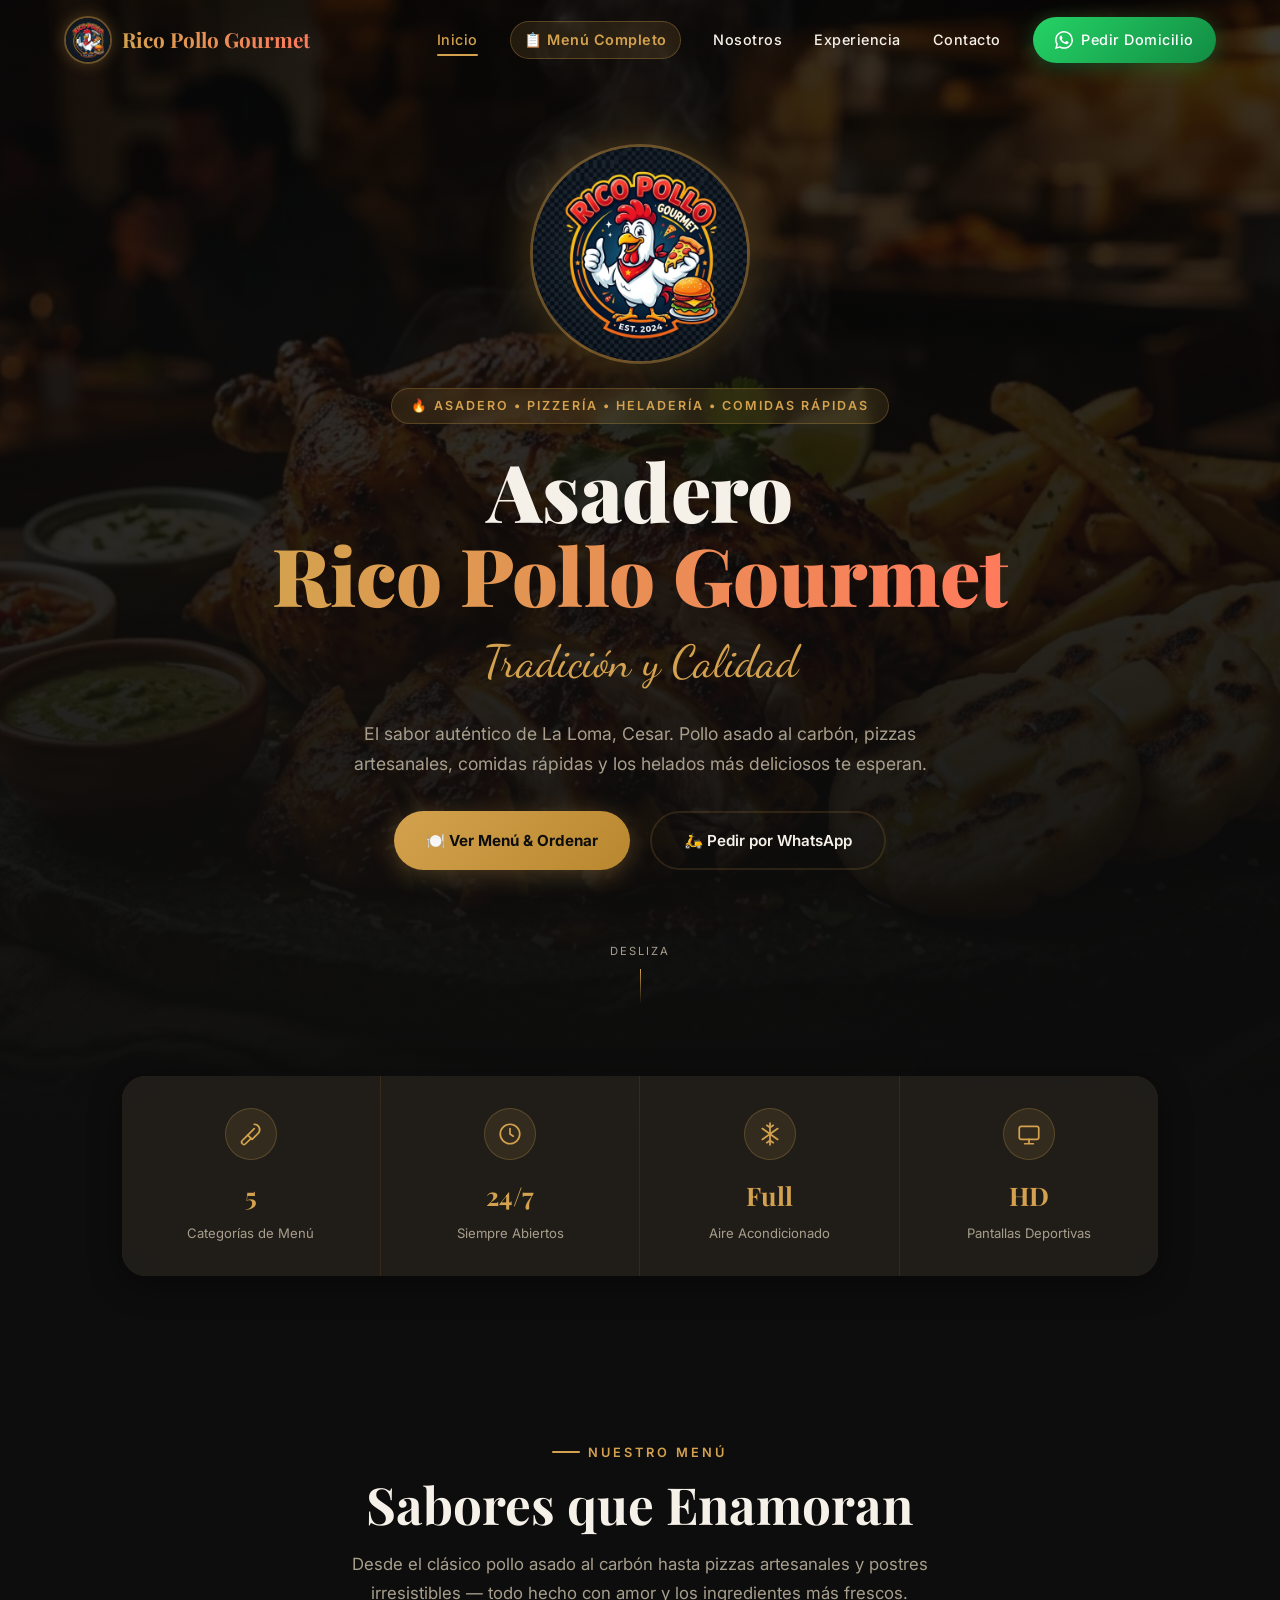
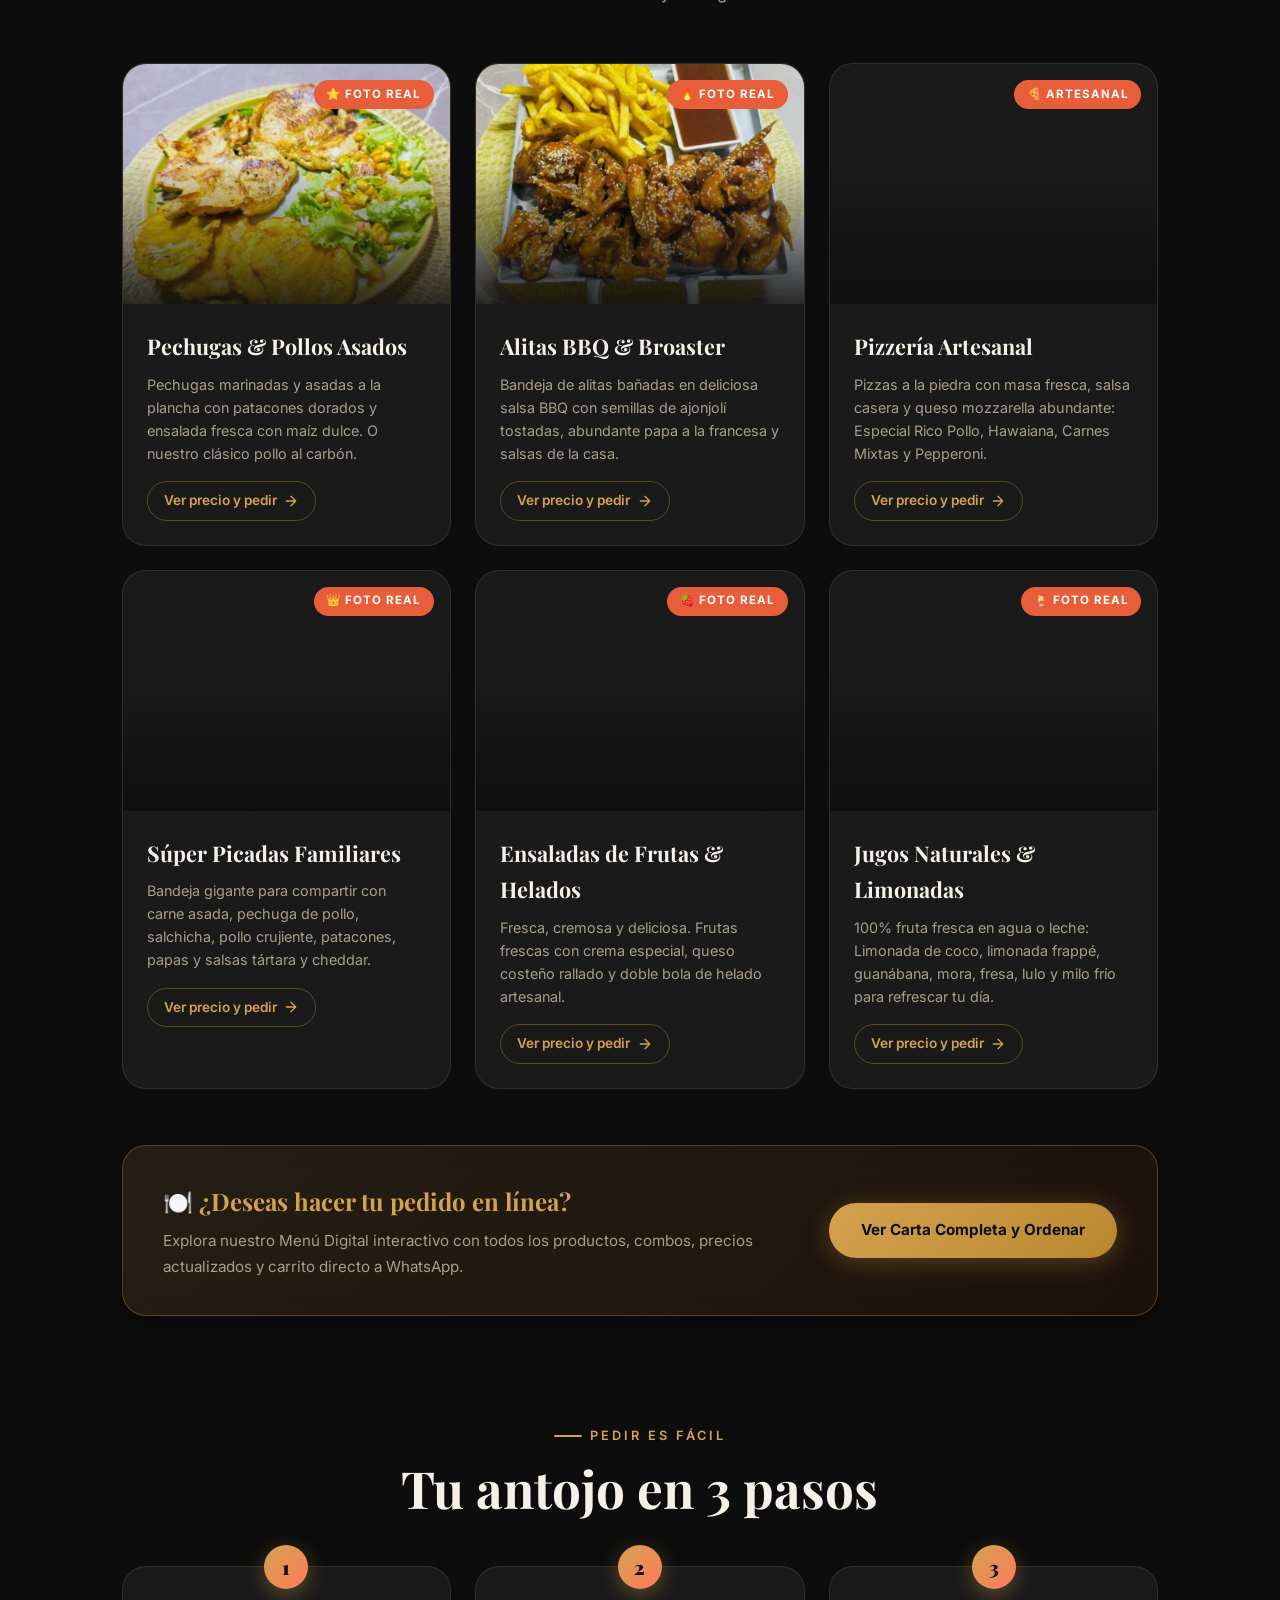
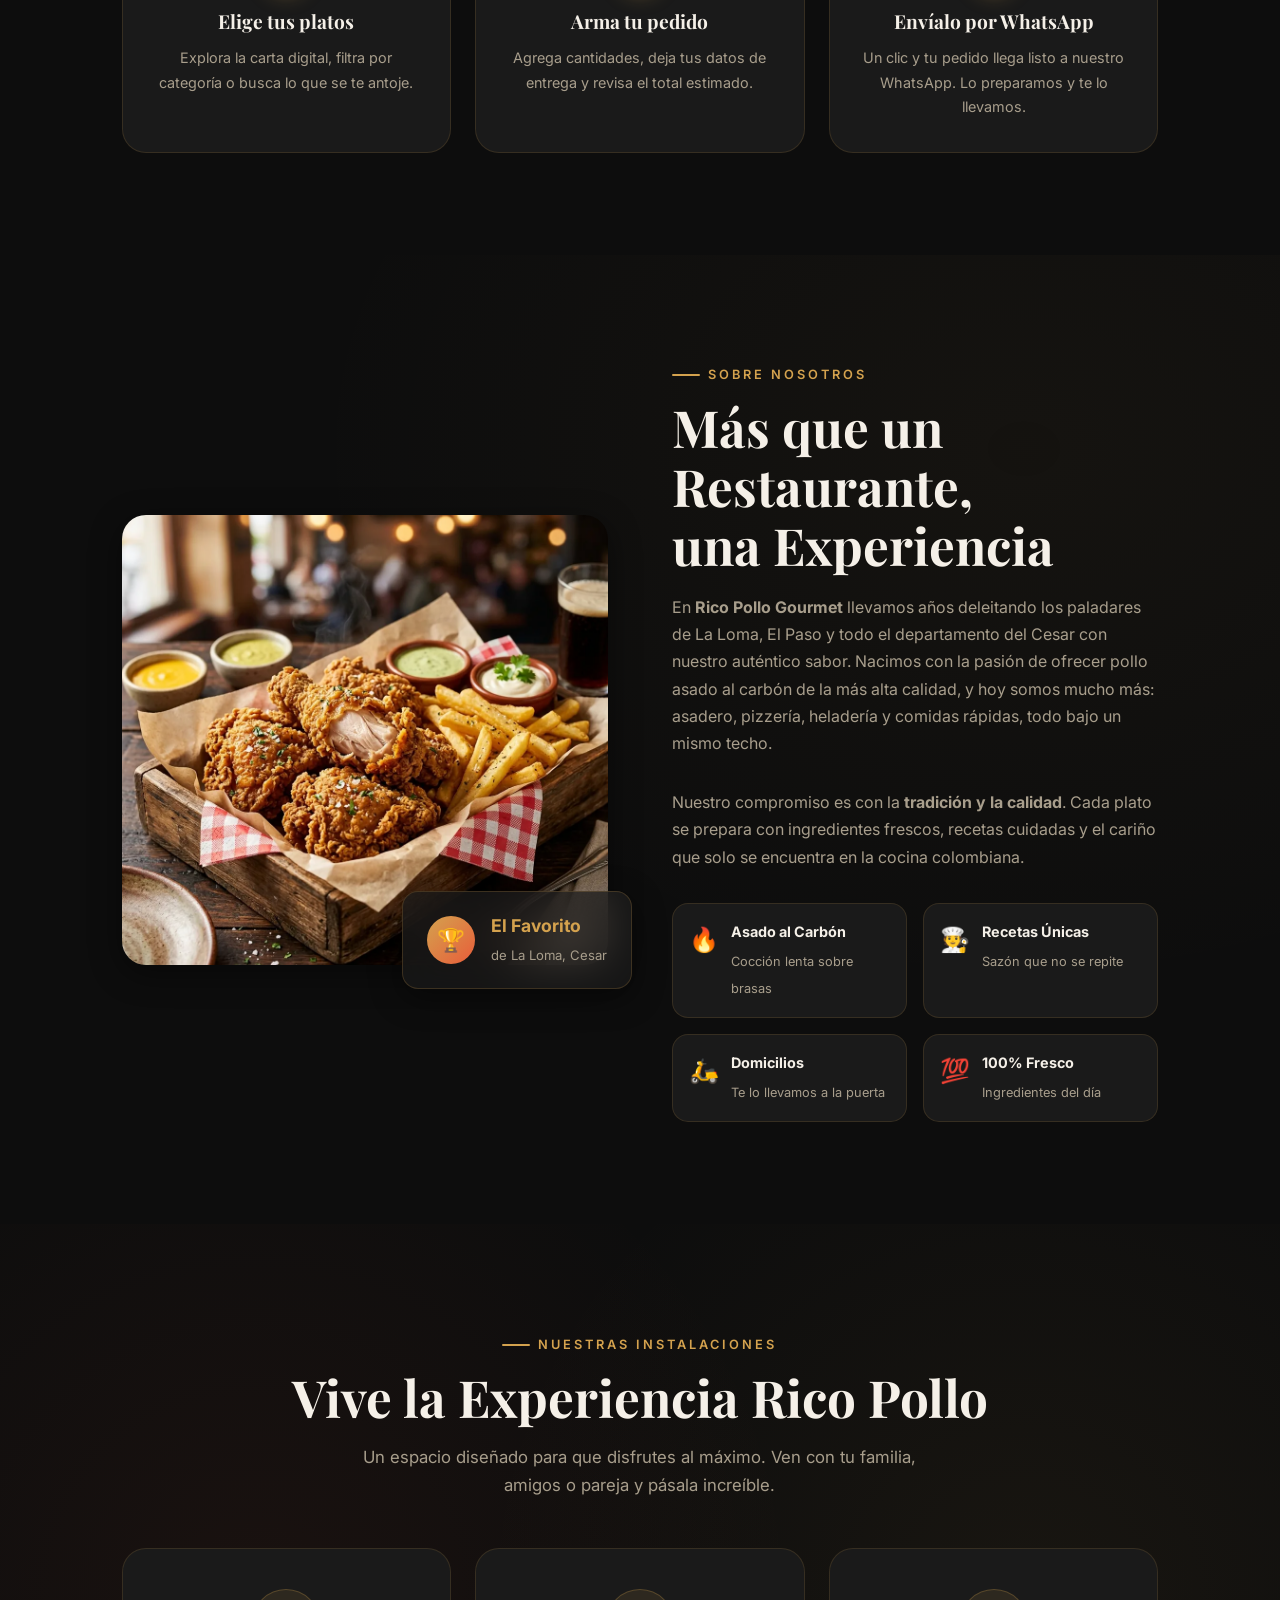
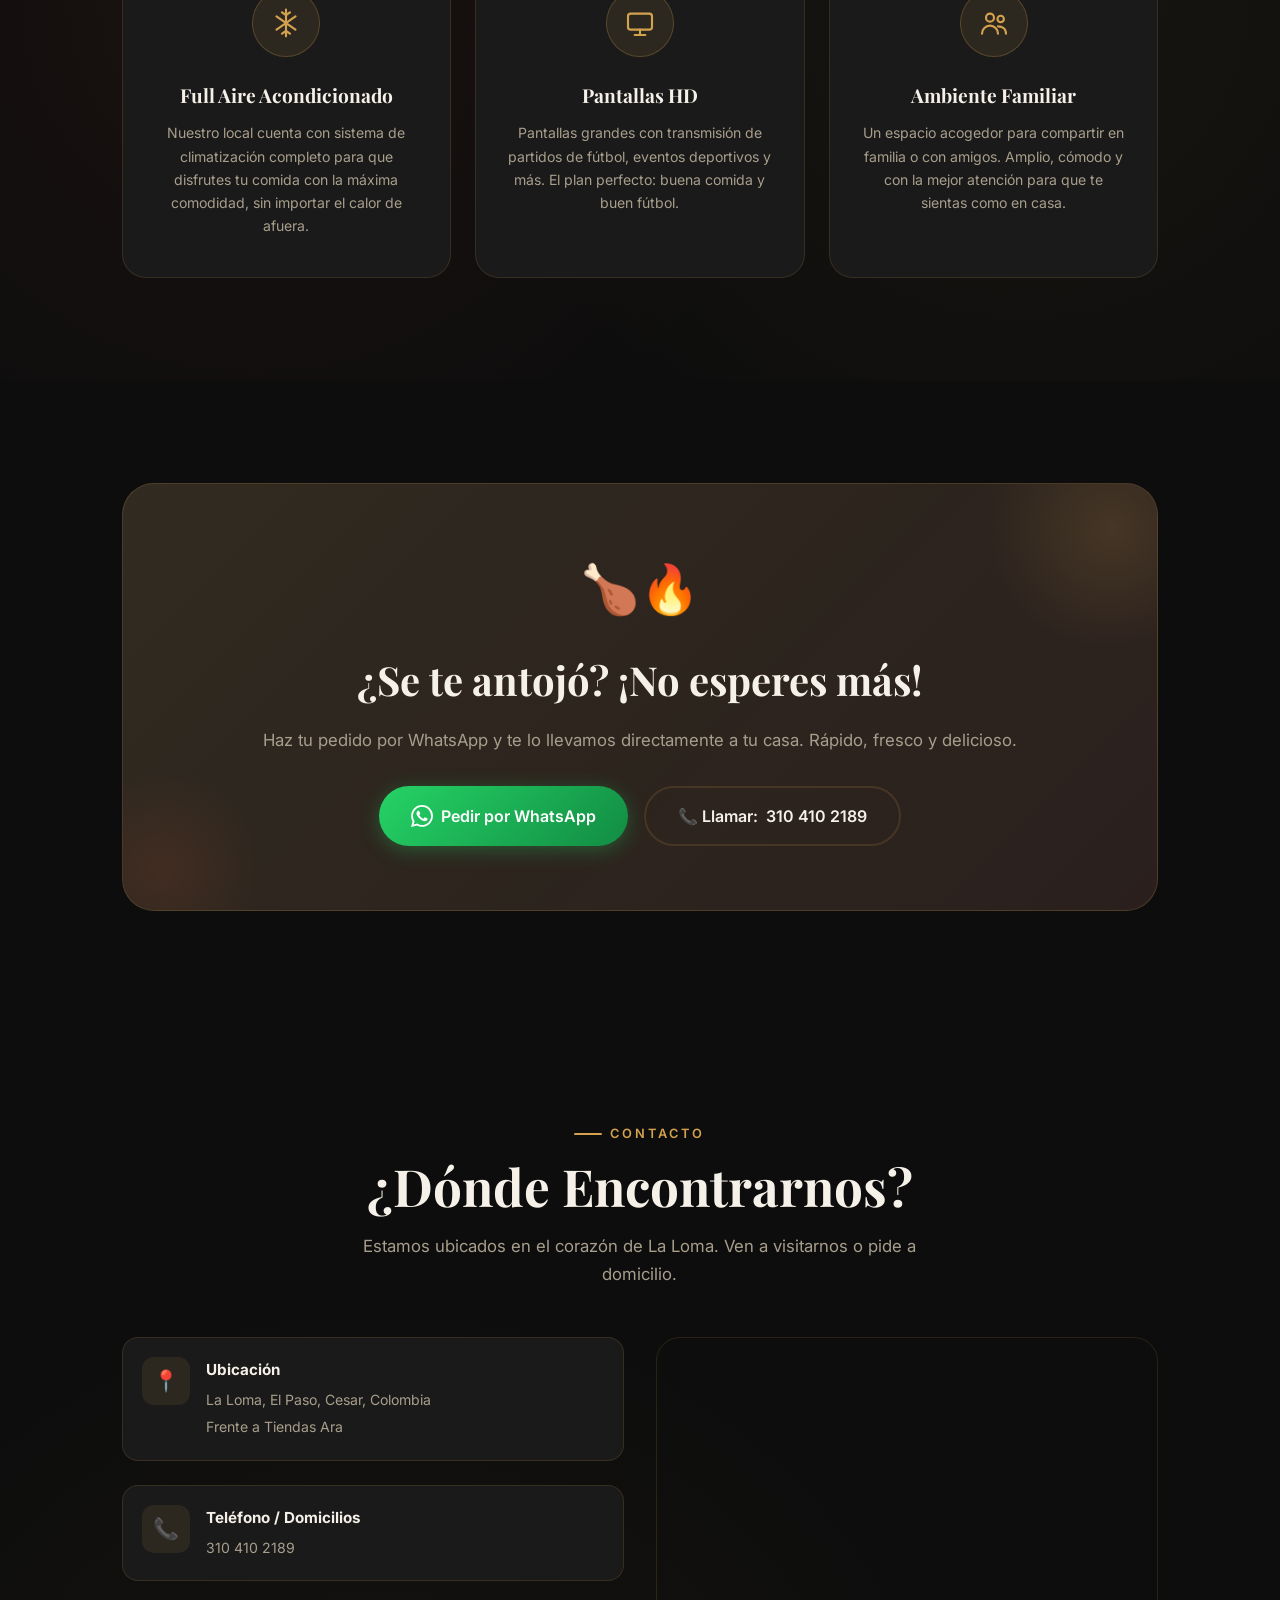
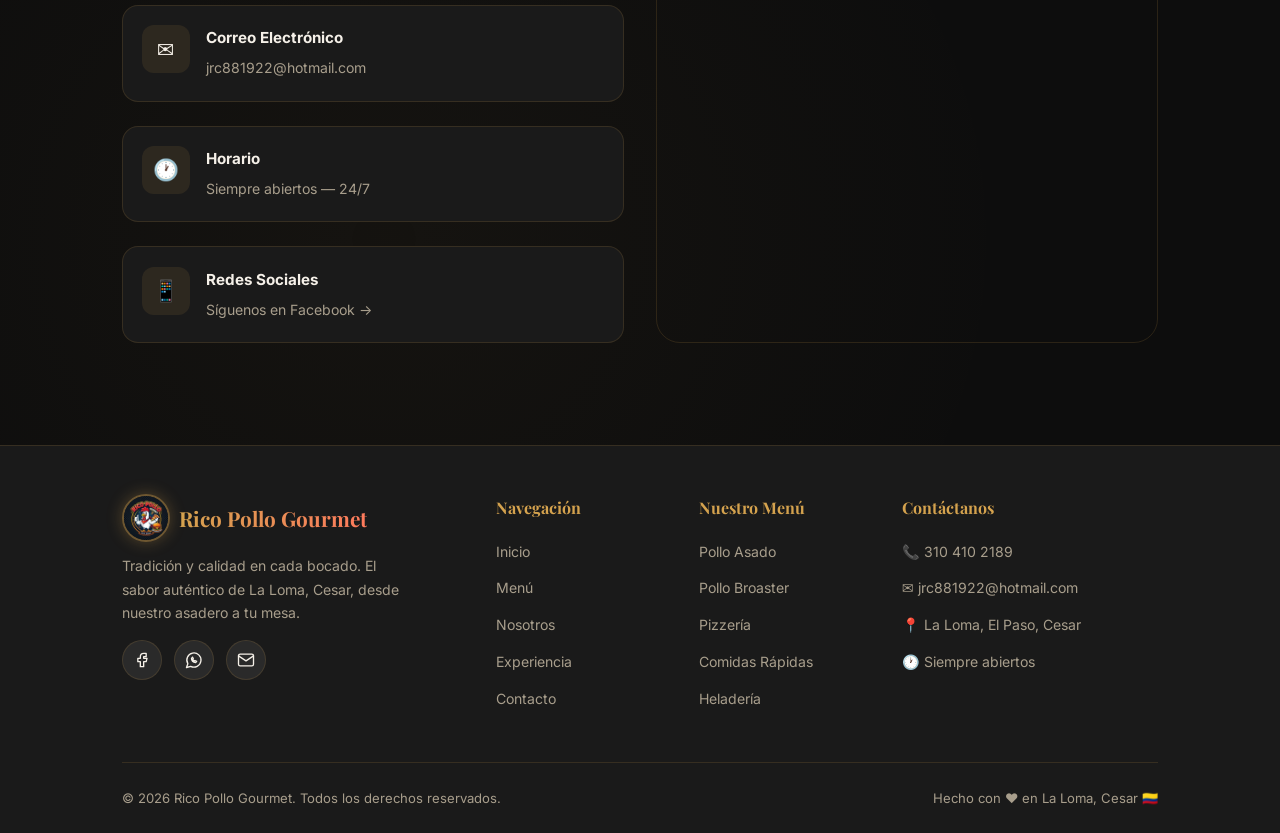
<file: index.html>
<!DOCTYPE html>
<html lang="es">
<head>
  <meta charset="UTF-8" />
  <meta name="viewport" content="width=device-width, initial-scale=1.0" />

  <!-- SEO -->
  <title>Rico Pollo Gourmet | Asadero, Pizzería y Heladería en La Loma, Cesar</title>
  <meta name="description" content="Rico Pollo Gourmet — Tradición y Calidad. El mejor pollo asado, broaster, pizzas artesanales, comidas rápidas y helados en La Loma, El Paso, Cesar, Colombia. ¡Pide a domicilio!" />
  <meta name="keywords" content="Rico Pollo Gourmet, asadero, pollo asado, pollo broaster, pizzería, heladería, comidas rápidas, La Loma, El Paso, Cesar, Colombia, domicilios" />
  <meta name="author" content="Rico Pollo Gourmet" />
  <meta property="og:title" content="Rico Pollo Gourmet | Tradición y Calidad" />
  <meta property="og:description" content="El mejor pollo asado, pizzas y helados en La Loma, Cesar. ¡Pide tu domicilio por WhatsApp!" />
  <meta property="og:image" content="images/hero.jpg" />
  <meta property="og:type" content="restaurant" />

  <meta name="theme-color" content="#0d0d0d" />

  <!-- Datos estructurados (Google) -->
  <script type="application/ld+json">
  {
    "@context": "https://schema.org",
    "@type": "Restaurant",
    "name": "Rico Pollo Gourmet",
    "slogan": "Tradición y Calidad",
    "description": "Asadero, pizzería y heladería en La Loma, El Paso, Cesar. Pollo asado al carbón, broaster, pizzas artesanales, comidas rápidas y helados.",
    "servesCuisine": ["Pollo asado", "Broaster", "Pizza", "Comidas rápidas", "Helados"],
    "telephone": "+573104102189",
    "email": "jrc881922@hotmail.com",
    "image": "images/hero.jpg",
    "hasMenu": "menu.html",
    "acceptsReservations": false,
    "address": {
      "@type": "PostalAddress",
      "addressLocality": "La Loma, El Paso",
      "addressRegion": "Cesar",
      "addressCountry": "CO"
    },
    "sameAs": ["https://www.facebook.com/asaderoRicopollo8822"]
  }
  </script>

  <!-- Favicon -->
  <link rel="icon" type="image/png" href="images/logo-192.png" />

  <!-- Styles -->
  <link rel="stylesheet" href="styles.css" />
</head>

<body>
  <!-- ============================================
       NAVBAR
       ============================================ -->
  <nav class="navbar" id="navbar">
    <div class="container">
      <a href="#inicio" class="navbar__logo">
        <img src="images/logo-192.webp" alt="Logo Rico Pollo Gourmet" class="navbar__logo-img" width="48" height="48" />
        <span class="navbar__logo-text">Rico Pollo Gourmet</span>
      </a>

      <div class="navbar__links" id="navLinks">
        <a href="#inicio">Inicio</a>
        <a href="menu.html" class="navbar__link-highlight">📋 Menú Completo</a>
        <a href="#nosotros">Nosotros</a>
        <a href="#experiencia">Experiencia</a>
        <a href="#contacto">Contacto</a>
        <a href="#" data-wa target="_blank" rel="noopener" class="btn-whatsapp">
          <svg viewBox="0 0 24 24"><path d="M17.472 14.382c-.297-.149-1.758-.867-2.03-.967-.273-.099-.471-.148-.67.15-.197.297-.767.966-.94 1.164-.173.199-.347.223-.644.075-.297-.15-1.255-.463-2.39-1.475-.883-.788-1.48-1.761-1.653-2.059-.173-.297-.018-.458.13-.606.134-.133.298-.347.446-.52.149-.174.198-.298.298-.497.099-.198.05-.371-.025-.52-.075-.149-.669-1.612-.916-2.207-.242-.579-.487-.5-.669-.51-.173-.008-.371-.01-.57-.01-.198 0-.52.074-.792.372-.272.297-1.04 1.016-1.04 2.479 0 1.462 1.065 2.875 1.213 3.074.149.198 2.096 3.2 5.077 4.487.709.306 1.262.489 1.694.625.712.227 1.36.195 1.871.118.571-.085 1.758-.719 2.006-1.413.248-.694.248-1.289.173-1.413-.074-.124-.272-.198-.57-.347m-5.421 7.403h-.004a9.87 9.87 0 01-5.031-1.378l-.361-.214-3.741.982.998-3.648-.235-.374a9.86 9.86 0 01-1.51-5.26c.001-5.45 4.436-9.884 9.888-9.884 2.64 0 5.122 1.03 6.988 2.898a9.825 9.825 0 012.893 6.994c-.003 5.45-4.437 9.884-9.885 9.884m8.413-18.297A11.815 11.815 0 0012.05 0C5.495 0 .16 5.335.157 11.892c0 2.096.547 4.142 1.588 5.945L.057 24l6.305-1.654a11.882 11.882 0 005.683 1.448h.005c6.554 0 11.89-5.335 11.893-11.893a11.821 11.821 0 00-3.48-8.413z"/></svg>
          Pedir Domicilio
        </a>
      </div>

      <button class="navbar__hamburger" id="hamburger" aria-label="Abrir menú">
        <span></span>
        <span></span>
        <span></span>
      </button>
    </div>
  </nav>

  <!-- ============================================
       HERO
       ============================================ -->
  <section class="hero" id="inicio">
    <div class="hero__bg">
      <img src="images/hero.webp" alt="Pollo asado gourmet con acompañamientos colombianos" fetchpriority="high" />
    </div>
    <div class="hero__overlay"></div>

    <div class="hero__content">
      <img src="images/logo.webp" alt="Rico Pollo Gourmet" class="hero__logo" />

      <span class="hero__badge">🔥 Asadero • Pizzería • Heladería • Comidas Rápidas</span>

      <h1 class="hero__title">
        Asadero<br /><span>Rico Pollo Gourmet</span>
      </h1>

      <p class="hero__slogan">Tradición y Calidad</p>

      <p class="hero__description">
        El sabor auténtico de La Loma, Cesar. Pollo asado al carbón, pizzas artesanales, comidas rápidas y los helados más deliciosos te esperan.
      </p>

      <div class="hero__buttons">
        <a href="menu.html" class="btn-primary">
          🍽️ Ver Menú & Ordenar
        </a>
        <a href="#" data-wa target="_blank" rel="noopener" class="btn-outline">
          🛵 Pedir por WhatsApp
        </a>
      </div>
    </div>

    <div class="hero__scroll">
      <span>Desliza</span>
      <div class="hero__scroll-line"></div>
    </div>
  </section>

  <!-- ============================================
       STATS BAR
       ============================================ -->
  <section class="stats">
    <div class="container">
      <div class="stats__grid reveal">
        <div class="stats__item">
          <div class="stats__icon"><svg viewBox="0 0 24 24" aria-hidden="true" fill="none" stroke="currentColor" stroke-width="1.6" stroke-linecap="round" stroke-linejoin="round"><path d="M15 3a5 5 0 0 1 4 8l-6 6-4-4 6-6"/><path d="M9 13l-5 5a2 2 0 1 0 3 3l5-5"/></svg></div>
          <div class="stats__number" data-target="5">5</div>
          <div class="stats__label">Categorías de Menú</div>
        </div>
        <div class="stats__item">
          <div class="stats__icon"><svg viewBox="0 0 24 24" aria-hidden="true" fill="none" stroke="currentColor" stroke-width="1.6" stroke-linecap="round" stroke-linejoin="round"><circle cx="12" cy="12" r="9"/><path d="M12 7v5l3 2"/></svg></div>
          <div class="stats__number">24/7</div>
          <div class="stats__label">Siempre Abiertos</div>
        </div>
        <div class="stats__item">
          <div class="stats__icon"><svg viewBox="0 0 24 24" aria-hidden="true" fill="none" stroke="currentColor" stroke-width="1.6" stroke-linecap="round" stroke-linejoin="round"><path d="M12 2v20M4.9 7l14.2 10M4.9 17L19.1 7"/><path d="M9 4l3 2 3-2M9 20l3-2 3 2"/></svg></div>
          <div class="stats__number">Full</div>
          <div class="stats__label">Aire Acondicionado</div>
        </div>
        <div class="stats__item">
          <div class="stats__icon"><svg viewBox="0 0 24 24" aria-hidden="true" fill="none" stroke="currentColor" stroke-width="1.6" stroke-linecap="round" stroke-linejoin="round"><rect x="3" y="5" width="18" height="12" rx="2"/><path d="M8 21h8M12 17v4"/></svg></div>
          <div class="stats__number">HD</div>
          <div class="stats__label">Pantallas Deportivas</div>
        </div>
      </div>
    </div>
  </section>

  <!-- ============================================
       MENÚ / CATEGORÍAS
       ============================================ -->
  <section class="menu" id="menu">
    <div class="container">
      <div class="menu__header reveal">
        <span class="section-label">Nuestro Menú</span>
        <h2 class="section-title">Sabores que Enamoran</h2>
        <p class="section-subtitle">
          Desde el clásico pollo asado al carbón hasta pizzas artesanales y postres irresistibles — todo hecho con amor y los ingredientes más frescos.
        </p>
      </div>

      <div class="menu__grid">
        <!-- Card 1: Pechuga a la Plancha & Pollos -->
        <a class="menu-card reveal" href="menu.html#pollos">
          <div class="menu-card__image">
            <img src="images/pechuga-plancha-real.webp" loading="lazy" decoding="async" alt="Pechuga a la plancha con patacones y ensalada de maíz" />
            <span class="menu-card__badge">⭐ Foto Real</span>
          </div>
          <div class="menu-card__body">
            <h3 class="menu-card__title">Pechugas & Pollos Asados</h3>
            <p class="menu-card__desc">
              Pechugas marinadas y asadas a la plancha con patacones dorados y ensalada fresca con maíz dulce. O nuestro clásico pollo al carbón.
            </p>
            <span class="menu-card__cta">
              Ver precio y pedir
              <svg viewBox="0 0 24 24"><path d="M5 12h14m-7-7 7 7-7 7" stroke="currentColor" stroke-width="2" fill="none" stroke-linecap="round" stroke-linejoin="round"/></svg>
            </span>
          </div>
        </a>

        <!-- Card 2: Alitas BBQ con Ajonjolí -->
        <a class="menu-card reveal" href="menu.html#pollos">
          <div class="menu-card__image">
            <img src="images/alitas-bbq-real.webp" loading="lazy" decoding="async" alt="Bandeja de alitas BBQ con ajonjolí y papas a la francesa" />
            <span class="menu-card__badge">🔥 Foto Real</span>
          </div>
          <div class="menu-card__body">
            <h3 class="menu-card__title">Alitas BBQ & Broaster</h3>
            <p class="menu-card__desc">
              Bandeja de alitas bañadas en deliciosa salsa BBQ con semillas de ajonjolí tostadas, abundante papa a la francesa y salsas de la casa.
            </p>
            <span class="menu-card__cta">
              Ver precio y pedir
              <svg viewBox="0 0 24 24"><path d="M5 12h14m-7-7 7 7-7 7" stroke="currentColor" stroke-width="2" fill="none" stroke-linecap="round" stroke-linejoin="round"/></svg>
            </span>
          </div>
        </a>

        <!-- Card 3: Pizzería Artesanal -->
        <a class="menu-card reveal" href="menu.html#pizzas">
          <div class="menu-card__image">
            <img src="images/pizza.webp" loading="lazy" decoding="async" alt="Pizza artesanal recién horneada" />
            <span class="menu-card__badge">🍕 Artesanal</span>
          </div>
          <div class="menu-card__body">
            <h3 class="menu-card__title">Pizzería Artesanal</h3>
            <p class="menu-card__desc">
              Pizzas a la piedra con masa fresca, salsa casera y queso mozzarella abundante: Especial Rico Pollo, Hawaiana, Carnes Mixtas y Pepperoni.
            </p>
            <span class="menu-card__cta">
              Ver precio y pedir
              <svg viewBox="0 0 24 24"><path d="M5 12h14m-7-7 7 7-7 7" stroke="currentColor" stroke-width="2" fill="none" stroke-linecap="round" stroke-linejoin="round"/></svg>
            </span>
          </div>
        </a>

        <!-- Card 4: Súper Picadas & Asados -->
        <a class="menu-card reveal" href="menu.html#comidas-rapidas">
          <div class="menu-card__image">
            <img src="images/picada-mixta-real.webp" loading="lazy" decoding="async" alt="Bandeja de picada mixta familiar con carne, pollo, patacones y papas" />
            <span class="menu-card__badge">👑 Foto Real</span>
          </div>
          <div class="menu-card__body">
            <h3 class="menu-card__title">Súper Picadas Familiares</h3>
            <p class="menu-card__desc">
              Bandeja gigante para compartir con carne asada, pechuga de pollo, salchicha, pollo crujiente, patacones, papas y salsas tártara y cheddar.
            </p>
            <span class="menu-card__cta">
              Ver precio y pedir
              <svg viewBox="0 0 24 24"><path d="M5 12h14m-7-7 7 7-7 7" stroke="currentColor" stroke-width="2" fill="none" stroke-linecap="round" stroke-linejoin="round"/></svg>
            </span>
          </div>
        </a>

        <!-- Card 5: Ensaladas de Frutas & Heladería -->
        <a class="menu-card reveal" href="menu.html#heladeria">
          <div class="menu-card__image">
            <img src="images/ensalada-frutas-real.webp" loading="lazy" decoding="async" alt="Ensalada de frutas fresca con doble bola de helado y queso rallado" />
            <span class="menu-card__badge">🍓 Foto Real</span>
          </div>
          <div class="menu-card__body">
            <h3 class="menu-card__title">Ensaladas de Frutas & Helados</h3>
            <p class="menu-card__desc">
              Fresca, cremosa y deliciosa. Frutas frescas con crema especial, queso costeño rallado y doble bola de helado artesanal.
            </p>
            <span class="menu-card__cta">
              Ver precio y pedir
              <svg viewBox="0 0 24 24"><path d="M5 12h14m-7-7 7 7-7 7" stroke="currentColor" stroke-width="2" fill="none" stroke-linecap="round" stroke-linejoin="round"/></svg>
            </span>
          </div>
        </a>

        <!-- Card 6: Jugos Naturales 100% Frescos -->
        <a class="menu-card reveal" href="menu.html#bebidas">
          <div class="menu-card__image">
            <img src="images/jugos-naturales-real.webp" loading="lazy" decoding="async" alt="Jugos naturales y limonadas de fruta fresca" />
            <span class="menu-card__badge">🍹 Foto Real</span>
          </div>
          <div class="menu-card__body">
            <h3 class="menu-card__title">Jugos Naturales & Limonadas</h3>
            <p class="menu-card__desc">
              100% fruta fresca en agua o leche: Limonada de coco, limonada frappé, guanábana, mora, fresa, lulo y milo frío para refrescar tu día.
            </p>
            <span class="menu-card__cta">
              Ver precio y pedir
              <svg viewBox="0 0 24 24"><path d="M5 12h14m-7-7 7 7-7 7" stroke="currentColor" stroke-width="2" fill="none" stroke-linecap="round" stroke-linejoin="round"/></svg>
            </span>
          </div>
        </a>
      </div>

      <!-- Banner para ordenar en el Menú Digital Completo -->
      <div class="menu__cta-banner reveal">
        <div class="menu__cta-text">
          <h3>🍽️ ¿Deseas hacer tu pedido en línea?</h3>
          <p>Explora nuestro Menú Digital interactivo con todos los productos, combos, precios actualizados y carrito directo a WhatsApp.</p>
        </div>
        <a href="menu.html" class="btn-primary btn-cta-menu">
          Ver Carta Completa y Ordenar
        </a>
      </div>
    </div>
  </section>

  <!-- ============================================
       CÓMO PEDIR
       ============================================ -->
  <section class="steps" id="como-pedir">
    <div class="container">
      <div class="steps__header reveal">
        <span class="section-label">Pedir es fácil</span>
        <h2 class="section-title">Tu antojo en 3 pasos</h2>
      </div>
      <ol class="steps__list">
        <li class="step reveal">
          <span class="step__num">1</span>
          <h3>Elige tus platos</h3>
          <p>Explora la carta digital, filtra por categoría o busca lo que se te antoje.</p>
        </li>
        <li class="step reveal">
          <span class="step__num">2</span>
          <h3>Arma tu pedido</h3>
          <p>Agrega cantidades, deja tus datos de entrega y revisa el total estimado.</p>
        </li>
        <li class="step reveal">
          <span class="step__num">3</span>
          <h3>Envíalo por WhatsApp</h3>
          <p>Un clic y tu pedido llega listo a nuestro WhatsApp. Lo preparamos y te lo llevamos.</p>
        </li>
      </ol>
    </div>
  </section>

  <!-- ============================================
       NOSOTROS
       ============================================ -->
  <section class="about" id="nosotros">
    <div class="container">
      <div class="about__grid">
        <div class="about__image-wrapper reveal">
          <div class="about__image">
            <img src="images/broaster.webp" loading="lazy" decoding="async" alt="Interior del restaurante Rico Pollo Gourmet" />
          </div>
          <div class="about__float-card">
            <div class="about__float-icon">🏆</div>
            <div class="about__float-text">
              <strong>El Favorito</strong>
              <span>de La Loma, Cesar</span>
            </div>
          </div>
        </div>

        <div class="about__content reveal">
          <span class="section-label">Sobre Nosotros</span>
          <h2 class="section-title">Más que un Restaurante,<br />una Experiencia</h2>
          <p class="about__text">
            En <strong>Rico Pollo Gourmet</strong> llevamos años deleitando los paladares de La Loma, El Paso y todo el departamento del Cesar con nuestro auténtico sabor. Nacimos con la pasión de ofrecer pollo asado al carbón de la más alta calidad, y hoy somos mucho más: asadero, pizzería, heladería y comidas rápidas, todo bajo un mismo techo.
          </p>
          <p class="about__text">
            Nuestro compromiso es con la <strong>tradición y la calidad</strong>. Cada plato se prepara con ingredientes frescos, recetas cuidadas y el cariño que solo se encuentra en la cocina colombiana.
          </p>

          <div class="about__features">
            <div class="about__feature">
              <span class="about__feature-icon">🔥</span>
              <div class="about__feature-text">
                <strong>Asado al Carbón</strong>
                <span>Cocción lenta sobre brasas</span>
              </div>
            </div>
            <div class="about__feature">
              <span class="about__feature-icon">🧑‍🍳</span>
              <div class="about__feature-text">
                <strong>Recetas Únicas</strong>
                <span>Sazón que no se repite</span>
              </div>
            </div>
            <div class="about__feature">
              <span class="about__feature-icon">🛵</span>
              <div class="about__feature-text">
                <strong>Domicilios</strong>
                <span>Te lo llevamos a la puerta</span>
              </div>
            </div>
            <div class="about__feature">
              <span class="about__feature-icon">💯</span>
              <div class="about__feature-text">
                <strong>100% Fresco</strong>
                <span>Ingredientes del día</span>
              </div>
            </div>
          </div>
        </div>
      </div>
    </div>
  </section>

  <!-- ============================================
       EXPERIENCIA / INSTALACIONES
       ============================================ -->
  <section class="experience" id="experiencia">
    <div class="experience__bg"></div>
    <div class="container experience__content">
      <div class="experience__header reveal">
        <span class="section-label">Nuestras Instalaciones</span>
        <h2 class="section-title">Vive la Experiencia Rico Pollo</h2>
        <p class="section-subtitle">
          Un espacio diseñado para que disfrutes al máximo. Ven con tu familia, amigos o pareja y pásala increíble.
        </p>
      </div>

      <div class="experience__cards">
        <div class="exp-card reveal">
          <div class="exp-card__icon"><svg viewBox="0 0 24 24" aria-hidden="true" fill="none" stroke="currentColor" stroke-width="1.6" stroke-linecap="round" stroke-linejoin="round"><path d="M12 2v20M4.9 7l14.2 10M4.9 17L19.1 7"/><path d="M9 4l3 2 3-2M9 20l3-2 3 2"/></svg></div>
          <h3 class="exp-card__title">Full Aire Acondicionado</h3>
          <p class="exp-card__desc">
            Nuestro local cuenta con sistema de climatización completo para que disfrutes tu comida con la máxima comodidad, sin importar el calor de afuera.
          </p>
        </div>

        <div class="exp-card reveal">
          <div class="exp-card__icon"><svg viewBox="0 0 24 24" aria-hidden="true" fill="none" stroke="currentColor" stroke-width="1.6" stroke-linecap="round" stroke-linejoin="round"><rect x="3" y="5" width="18" height="12" rx="2"/><path d="M8 21h8M12 17v4"/></svg></div>
          <h3 class="exp-card__title">Pantallas HD</h3>
          <p class="exp-card__desc">
            Pantallas grandes con transmisión de partidos de fútbol, eventos deportivos y más. El plan perfecto: buena comida y buen fútbol.
          </p>
        </div>

        <div class="exp-card reveal">
          <div class="exp-card__icon"><svg viewBox="0 0 24 24" aria-hidden="true" fill="none" stroke="currentColor" stroke-width="1.6" stroke-linecap="round" stroke-linejoin="round"><circle cx="9" cy="8" r="3"/><circle cx="17" cy="9" r="2.4"/><path d="M3 20c0-3.3 2.7-6 6-6s6 2.7 6 6M15 14.5c3 0 6 1.5 6 5.5"/></svg></div>
          <h3 class="exp-card__title">Ambiente Familiar</h3>
          <p class="exp-card__desc">
            Un espacio acogedor para compartir en familia o con amigos. Amplio, cómodo y con la mejor atención para que te sientas como en casa.
          </p>
        </div>
      </div>
    </div>
  </section>

  <!-- ============================================
       CTA BANNER
       ============================================ -->
  <section class="cta-banner">
    <div class="container">
      <div class="cta-banner__inner reveal">
        <div class="cta-banner__emoji">🍗🔥</div>
        <h2 class="cta-banner__title">¿Se te antojó? ¡No esperes más!</h2>
        <p class="cta-banner__desc">
          Haz tu pedido por WhatsApp y te lo llevamos directamente a tu casa. Rápido, fresco y delicioso.
        </p>
        <div class="cta-banner__buttons">
          <a href="#" data-wa target="_blank" rel="noopener" class="btn-whatsapp btn-lg">
            <svg viewBox="0 0 24 24" aria-hidden="true"><path d="M17.472 14.382c-.297-.149-1.758-.867-2.03-.967-.273-.099-.471-.148-.67.15-.197.297-.767.966-.94 1.164-.173.199-.347.223-.644.075-.297-.15-1.255-.463-2.39-1.475-.883-.788-1.48-1.761-1.653-2.059-.173-.297-.018-.458.13-.606.134-.133.298-.347.446-.52.149-.174.198-.298.298-.497.099-.198.05-.371-.025-.52-.075-.149-.669-1.612-.916-2.207-.242-.579-.487-.5-.669-.51-.173-.008-.371-.01-.57-.01-.198 0-.52.074-.792.372-.272.297-1.04 1.016-1.04 2.479 0 1.462 1.065 2.875 1.213 3.074.149.198 2.096 3.2 5.077 4.487.709.306 1.262.489 1.694.625.712.227 1.36.195 1.871.118.571-.085 1.758-.719 2.006-1.413.248-.694.248-1.289.173-1.413-.074-.124-.272-.198-.57-.347m-5.421 7.403h-.004a9.87 9.87 0 01-5.031-1.378l-.361-.214-3.741.982.998-3.648-.235-.374a9.86 9.86 0 01-1.51-5.26c.001-5.45 4.436-9.884 9.888-9.884 2.64 0 5.122 1.03 6.988 2.898a9.825 9.825 0 012.893 6.994c-.003 5.45-4.437 9.884-9.885 9.884m8.413-18.297A11.815 11.815 0 0012.05 0C5.495 0 .16 5.335.157 11.892c0 2.096.547 4.142 1.588 5.945L.057 24l6.305-1.654a11.882 11.882 0 005.683 1.448h.005c6.554 0 11.89-5.335 11.893-11.893a11.821 11.821 0 00-3.48-8.413z"/></svg>
            Pedir por WhatsApp
          </a>
          <a href="#" data-tel class="btn-outline btn-lg">
            📞 Llamar: <span data-fill="phone">310 410 2189</span>
          </a>
        </div>
      </div>
    </div>
  </section>

  <!-- ============================================
       CONTACTO
       ============================================ -->
  <section class="contact" id="contacto">
    <div class="container">
      <div class="contact__header reveal">
        <span class="section-label">Contacto</span>
        <h2 class="section-title">¿Dónde Encontrarnos?</h2>
        <p class="section-subtitle">
          Estamos ubicados en el corazón de La Loma. Ven a visitarnos o pide a domicilio.
        </p>
      </div>

      <div class="contact__grid">
        <div class="contact__info reveal">
          <div class="contact-item">
            <div class="contact-item__icon">📍</div>
            <div class="contact-item__text">
              <strong>Ubicación</strong>
              <span>La Loma, El Paso, Cesar, Colombia<br />Frente a Tiendas Ara</span>
            </div>
          </div>

          <div class="contact-item">
            <div class="contact-item__icon">📞</div>
            <div class="contact-item__text">
              <strong>Teléfono / Domicilios</strong>
              <a href="#" data-tel><span data-fill="phone">310 410 2189</span></a>
            </div>
          </div>

          <div class="contact-item">
            <div class="contact-item__icon">✉️</div>
            <div class="contact-item__text">
              <strong>Correo Electrónico</strong>
              <a href="#" data-mail><span data-fill="email">jrc881922@hotmail.com</span></a>
            </div>
          </div>

          <div class="contact-item">
            <div class="contact-item__icon">🕐</div>
            <div class="contact-item__text">
              <strong>Horario</strong>
              <span>Siempre abiertos — 24/7</span>
            </div>
          </div>

          <div class="contact-item">
            <div class="contact-item__icon">📱</div>
            <div class="contact-item__text">
              <strong>Redes Sociales</strong>
              <a href="#" data-facebook target="_blank" rel="noopener">Síguenos en Facebook →</a>
            </div>
          </div>
        </div>

        <div class="contact__map reveal">
          <iframe
            src="https://www.google.com/maps/embed?pb=!1m18!1m12!1m3!1d15660.48!2d-73.583!3d9.773!2m3!1f0!2f0!3f0!3m2!1i1024!2i768!4f13.1!3m3!1m2!1s0x8e5d4faa7ce4cb67%3A0x2a1f5cbe6a3e42c2!2sLa%20Loma%2C%20El%20Paso%2C%20Cesar%2C%20Colombia!5e0!3m2!1ses!2sco!4v1696089600000!5m2!1ses!2sco"
            allowfullscreen=""
            loading="lazy"
            referrerpolicy="no-referrer-when-downgrade"
            title="Ubicación de Rico Pollo Gourmet en La Loma, Cesar"
          ></iframe>
        </div>
      </div>
    </div>
  </section>

  <!-- ============================================
       FOOTER
       ============================================ -->
  <footer class="footer">
    <div class="container">
      <div class="footer__grid">
        <div class="footer__brand">
          <a href="#inicio" class="navbar__logo">
            <img src="images/logo-192.webp" alt="Logo Rico Pollo Gourmet" class="navbar__logo-img" width="48" height="48" />
            <span class="navbar__logo-text">Rico Pollo Gourmet</span>
          </a>
          <p>
            Tradición y calidad en cada bocado. El sabor auténtico de La Loma, Cesar, desde nuestro asadero a tu mesa.
          </p>

          <div class="footer__social">
            <a href="#" data-facebook target="_blank" rel="noopener" aria-label="Facebook"><svg viewBox="0 0 24 24" aria-hidden="true" fill="none" stroke="currentColor" stroke-width="1.6" stroke-linecap="round" stroke-linejoin="round"><path d="M14 8h3V4h-3a4 4 0 0 0-4 4v2H7v4h3v6h4v-6h3l1-4h-4V8z"/></svg></a>
            <a href="#" data-wa target="_blank" rel="noopener" aria-label="WhatsApp"><svg viewBox="0 0 24 24" aria-hidden="true" fill="none" stroke="currentColor" stroke-width="1.6" stroke-linecap="round" stroke-linejoin="round"><path d="M3 21l1.6-4.6A8.5 8.5 0 1 1 8 19.6L3 21z"/><path d="M9 10c0 3 2 5 5 5l1.2-1.4-2-1-.8.7c-.8-.3-1.6-1.1-1.9-1.9l.7-.8-1-2L9 10z"/></svg></a>
            <a href="#" data-mail aria-label="Email"><svg viewBox="0 0 24 24" aria-hidden="true" fill="none" stroke="currentColor" stroke-width="1.6" stroke-linecap="round" stroke-linejoin="round"><rect x="3" y="5" width="18" height="14" rx="2"/><path d="M3 7l9 6 9-6"/></svg></a>
          </div>
        </div>

        <div class="footer__col">
          <h4>Navegación</h4>
          <ul>
            <li><a href="#inicio">Inicio</a></li>
            <li><a href="#menu">Menú</a></li>
            <li><a href="#nosotros">Nosotros</a></li>
            <li><a href="#experiencia">Experiencia</a></li>
            <li><a href="#contacto">Contacto</a></li>
          </ul>
        </div>

        <div class="footer__col">
          <h4>Nuestro Menú</h4>
          <ul>
            <li><a href="#menu">Pollo Asado</a></li>
            <li><a href="#menu">Pollo Broaster</a></li>
            <li><a href="#menu">Pizzería</a></li>
            <li><a href="#menu">Comidas Rápidas</a></li>
            <li><a href="#menu">Heladería</a></li>
          </ul>
        </div>

        <div class="footer__col">
          <h4>Contáctanos</h4>
          <ul>
            <li><a href="#" data-tel>📞 <span data-fill="phone">310 410 2189</span></a></li>
            <li><a href="#" data-mail>✉️ <span data-fill="email">jrc881922@hotmail.com</span></a></li>
            <li><a href="#">📍 La Loma, El Paso, Cesar</a></li>
            <li><a href="#">🕐 Siempre abiertos</a></li>
          </ul>
        </div>
      </div>

      <div class="footer__bottom">
        <span>&copy; 2026 Rico Pollo Gourmet. Todos los derechos reservados.</span>
        <span>Hecho con ❤️ en La Loma, Cesar 🇨🇴</span>
      </div>
    </div>
  </footer>

  <!-- ============================================
       FLOATING WHATSAPP BUTTON
       ============================================ -->
  <a
    href="#" data-wa
    target="_blank"
    rel="noopener"
    class="whatsapp-float"
    id="whatsappFloat"
    aria-label="Chatear por WhatsApp"
  >
    <svg viewBox="0 0 24 24"><path d="M17.472 14.382c-.297-.149-1.758-.867-2.03-.967-.273-.099-.471-.148-.67.15-.197.297-.767.966-.94 1.164-.173.199-.347.223-.644.075-.297-.15-1.255-.463-2.39-1.475-.883-.788-1.48-1.761-1.653-2.059-.173-.297-.018-.458.13-.606.134-.133.298-.347.446-.52.149-.174.198-.298.298-.497.099-.198.05-.371-.025-.52-.075-.149-.669-1.612-.916-2.207-.242-.579-.487-.5-.669-.51-.173-.008-.371-.01-.57-.01-.198 0-.52.074-.792.372-.272.297-1.04 1.016-1.04 2.479 0 1.462 1.065 2.875 1.213 3.074.149.198 2.096 3.2 5.077 4.487.709.306 1.262.489 1.694.625.712.227 1.36.195 1.871.118.571-.085 1.758-.719 2.006-1.413.248-.694.248-1.289.173-1.413-.074-.124-.272-.198-.57-.347m-5.421 7.403h-.004a9.87 9.87 0 01-5.031-1.378l-.361-.214-3.741.982.998-3.648-.235-.374a9.86 9.86 0 01-1.51-5.26c.001-5.45 4.436-9.884 9.888-9.884 2.64 0 5.122 1.03 6.988 2.898a9.825 9.825 0 012.893 6.994c-.003 5.45-4.437 9.884-9.885 9.884m8.413-18.297A11.815 11.815 0 0012.05 0C5.495 0 .16 5.335.157 11.892c0 2.096.547 4.142 1.588 5.945L.057 24l6.305-1.654a11.882 11.882 0 005.683 1.448h.005c6.554 0 11.89-5.335 11.893-11.893a11.821 11.821 0 00-3.48-8.413z"/></svg>
  </a>

  <!-- JS -->
  <script src="config.js"></script>
  <script src="script.js"></script>
</body>
</html>
</file>
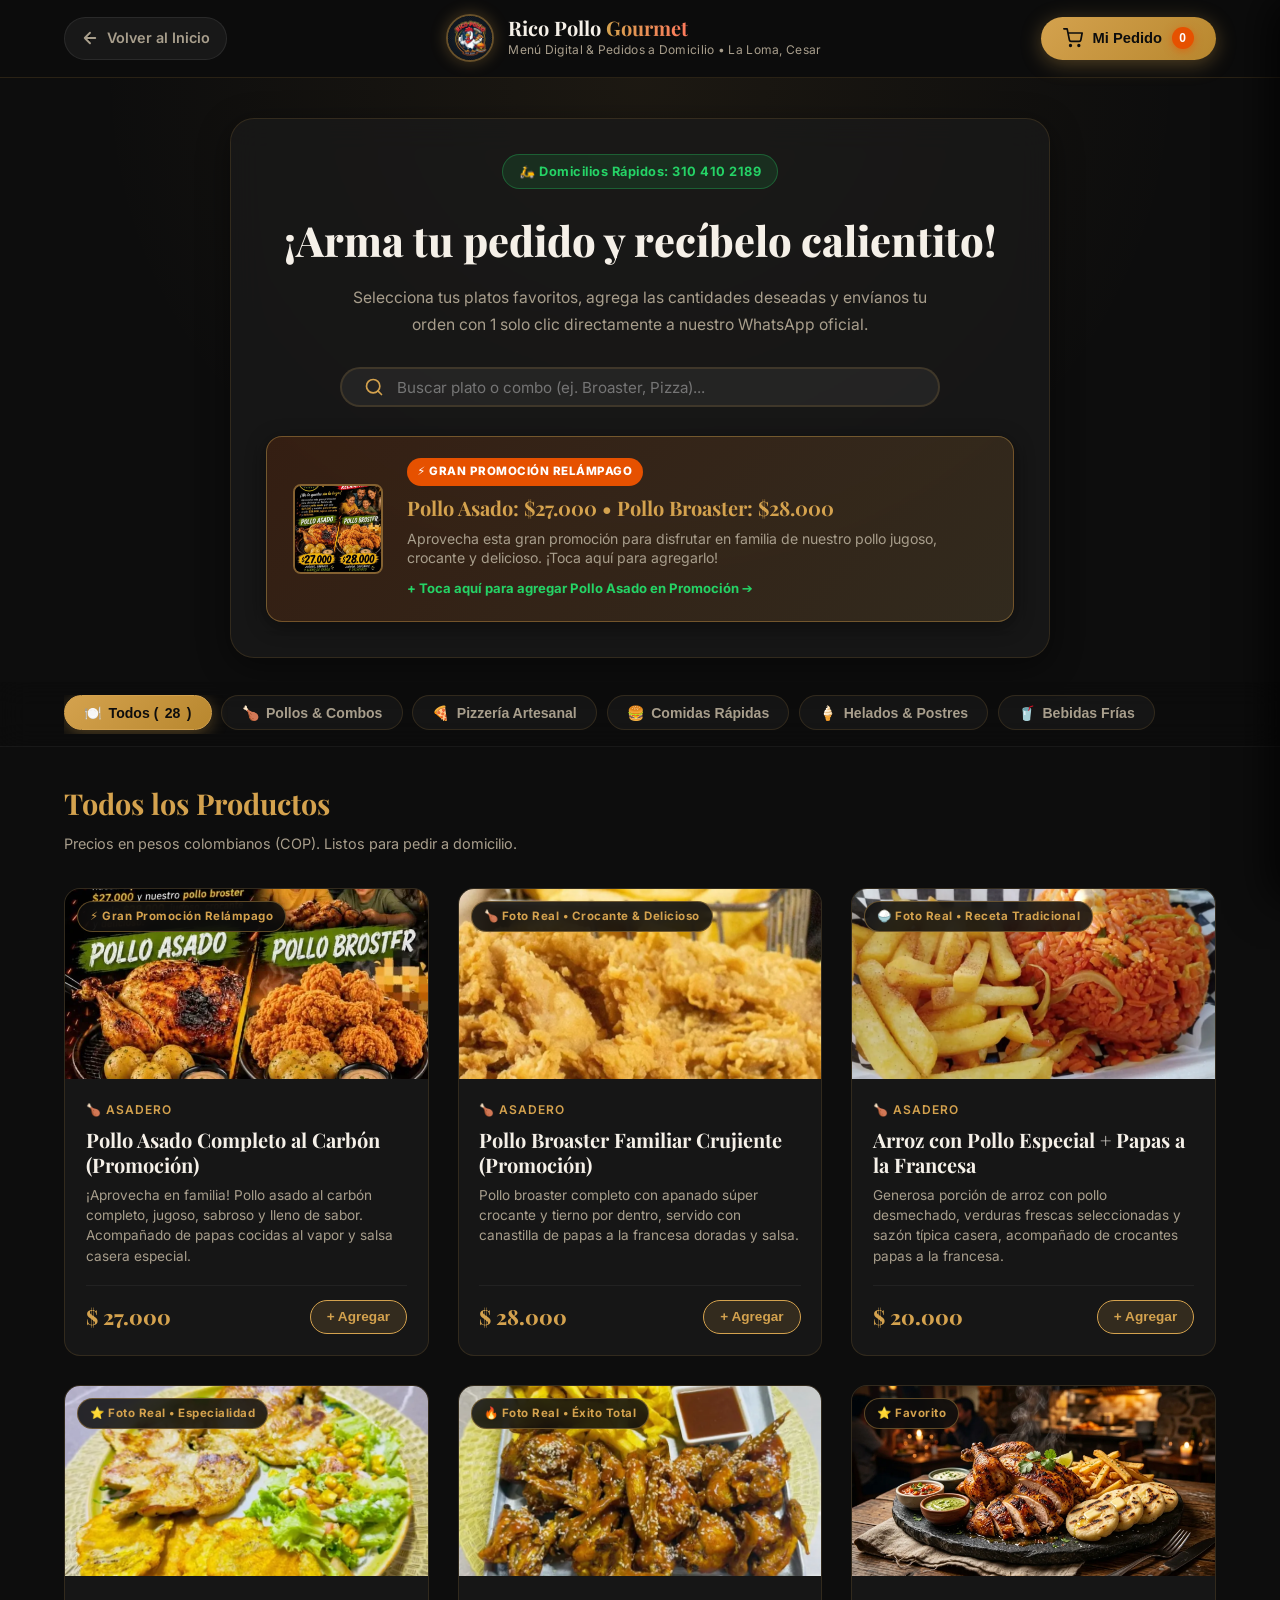
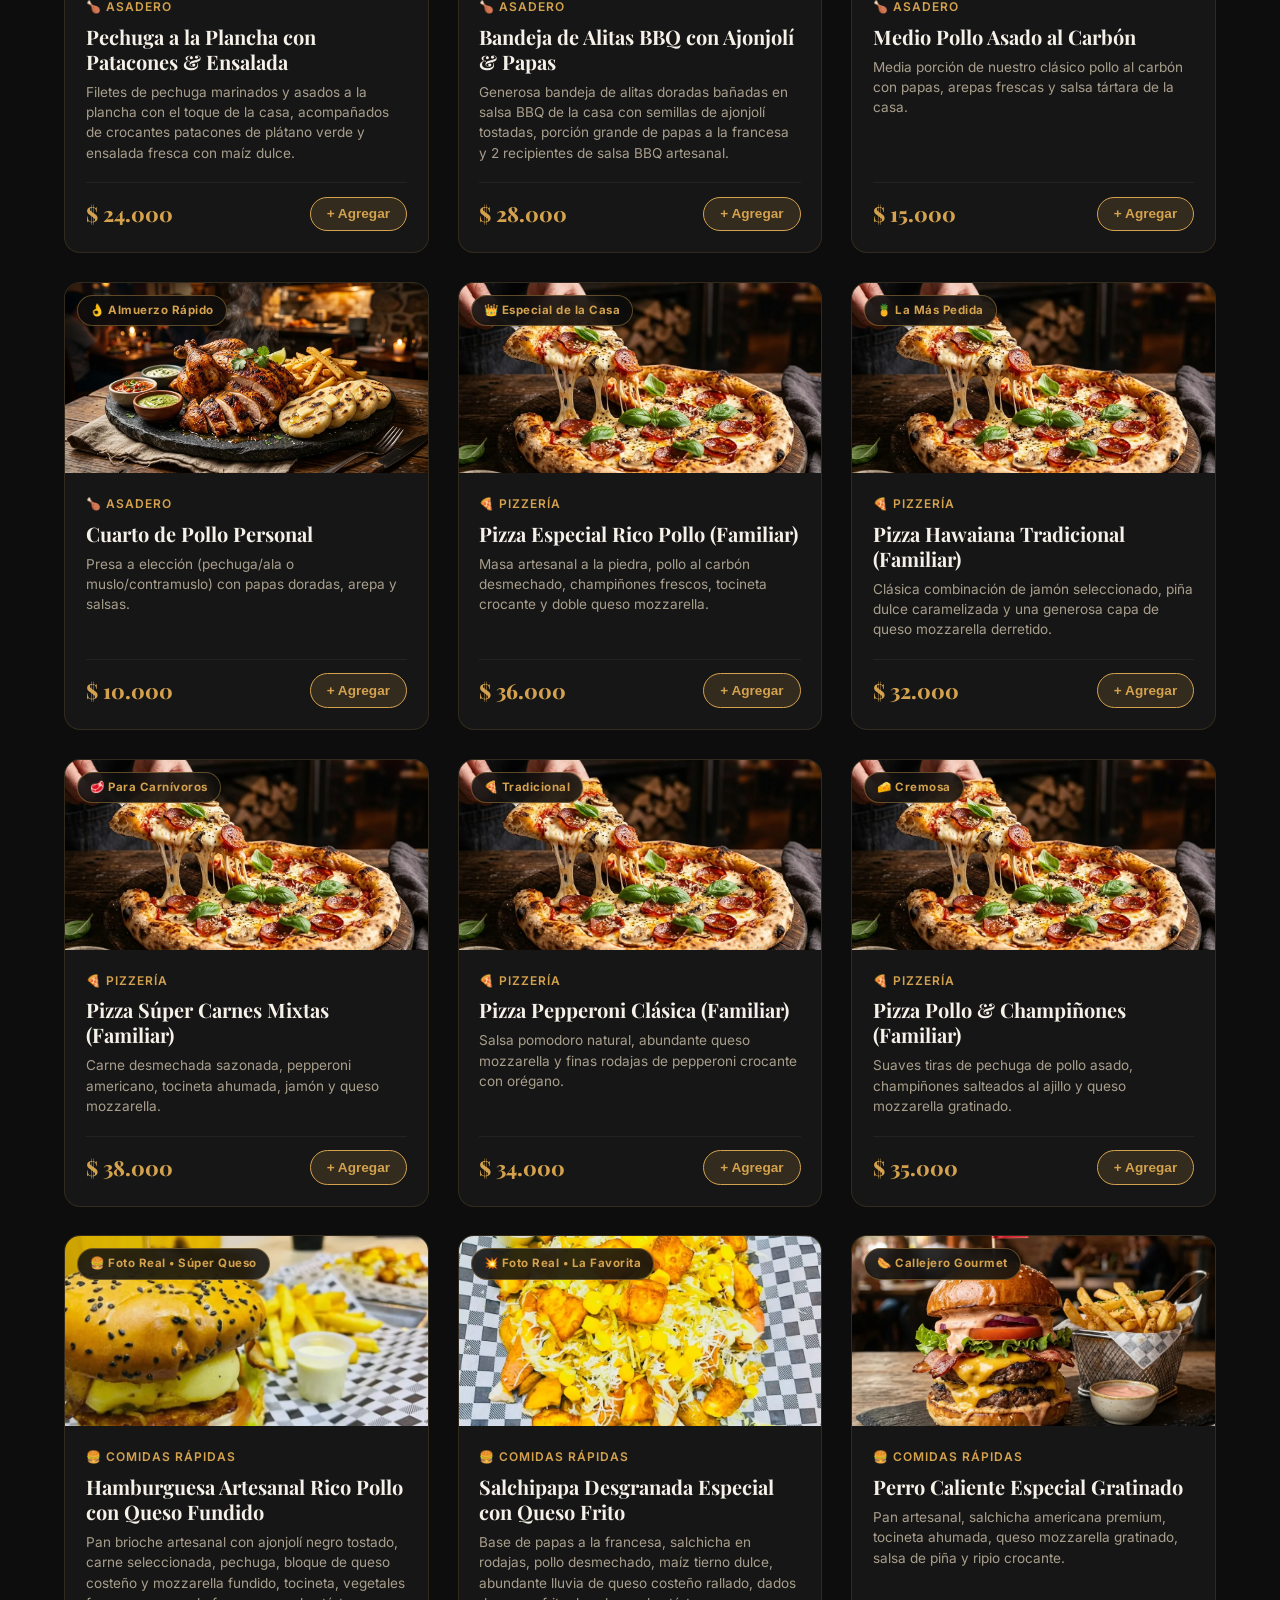
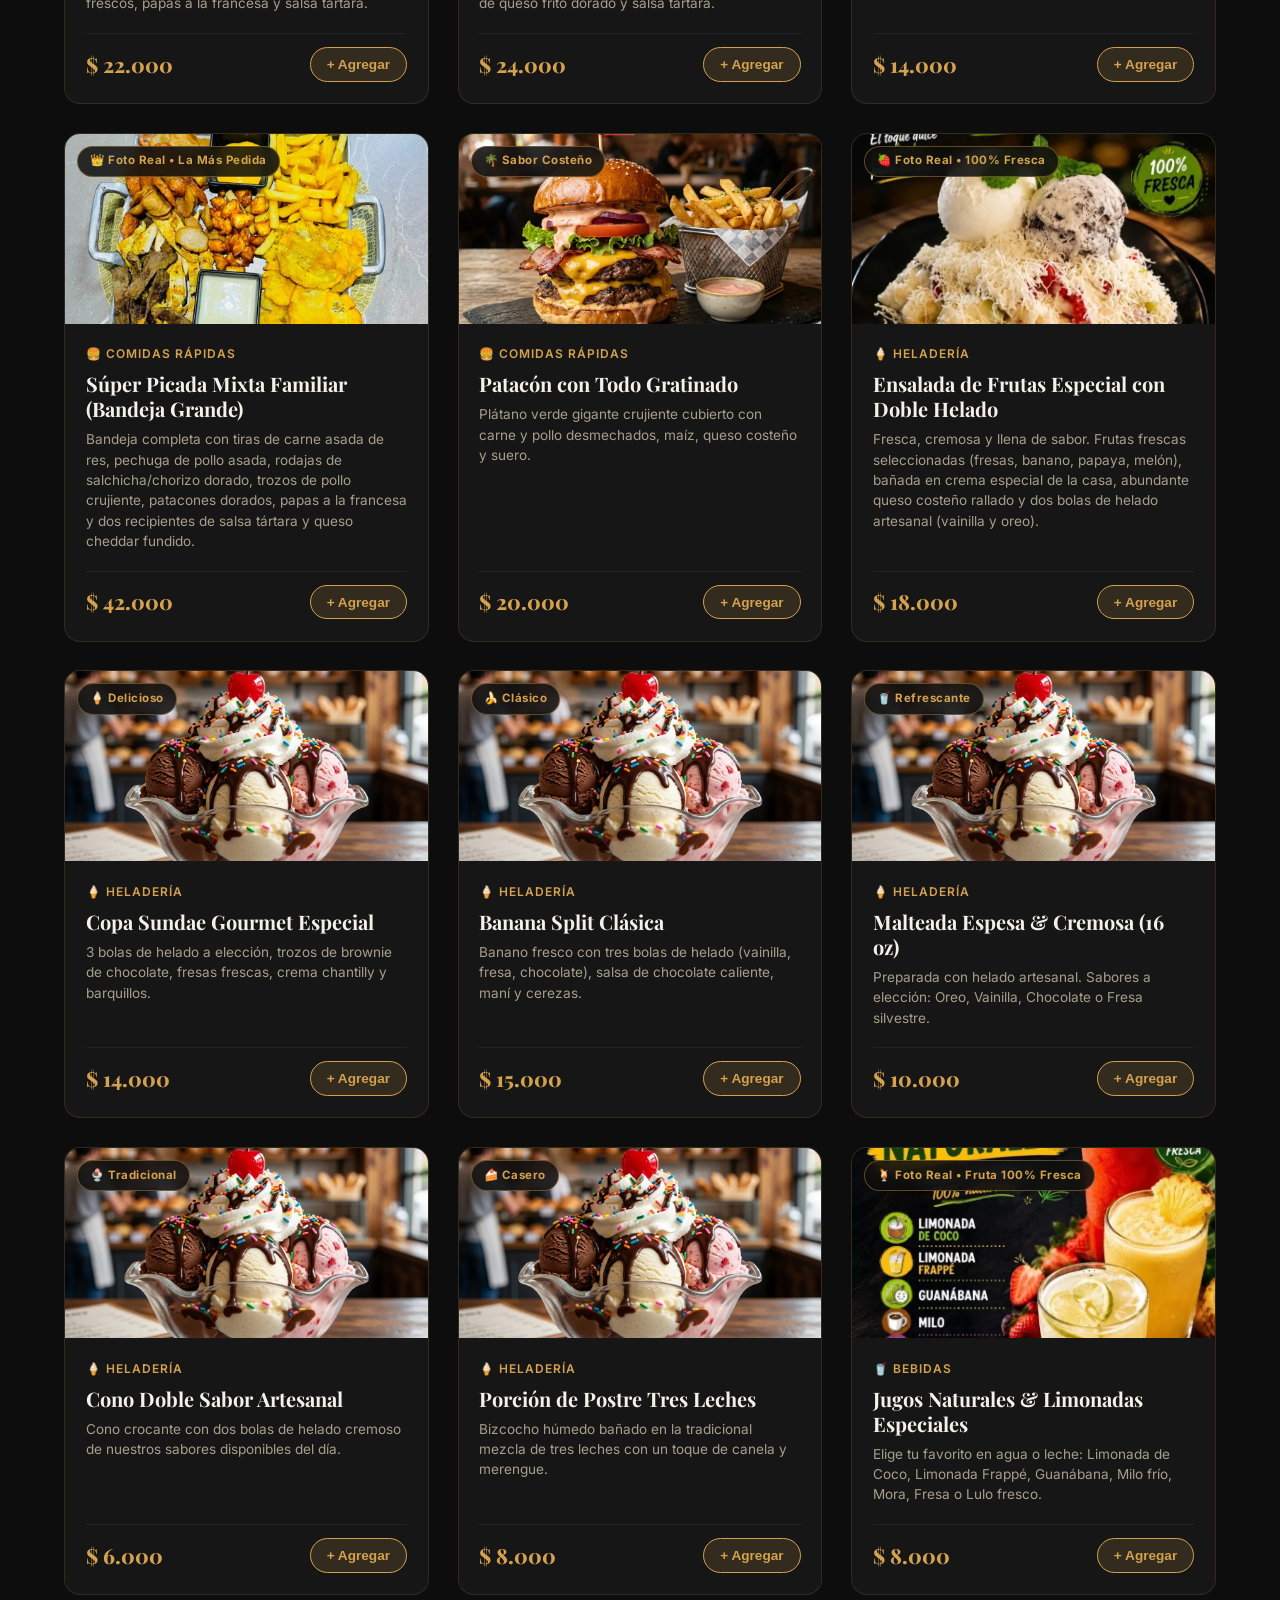
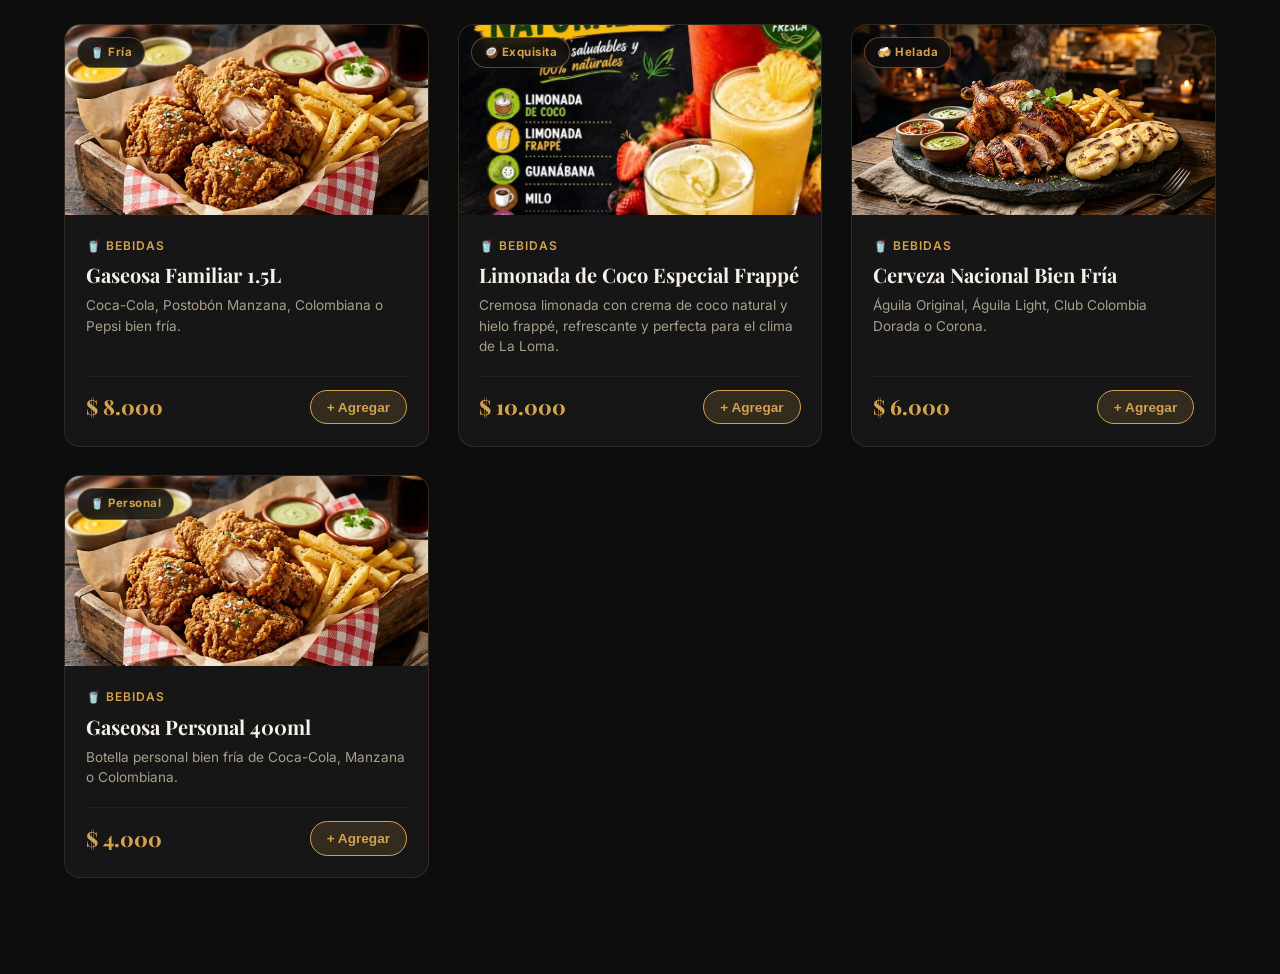
<file: menu.html>
<!DOCTYPE html>
<html lang="es">
<head>
  <meta charset="UTF-8" />
  <meta name="viewport" content="width=device-width, initial-scale=1.0" />

  <!-- SEO -->
  <title>Menú Digital & Pedidos en Línea | Rico Pollo Gourmet - La Loma, Cesar</title>
  <meta name="description" content="Carta completa y pedidos en línea de Rico Pollo Gourmet en La Loma, Cesar. Pollo asado al carbón, broaster, pizzas artesanales, hamburguesas, helados y bebidas. ¡Haz tu pedido ahora!" />

  <!-- Favicon -->
  <link rel="icon" type="image/png" href="images/logo-192.png" />

  <!-- Fonts -->
  <link rel="preconnect" href="https://fonts.googleapis.com" />
  <link rel="preconnect" href="https://fonts.gstatic.com" crossorigin />
  <link href="https://fonts.googleapis.com/css2?family=Outfit:wght@300;400;500;600;700;800;900&family=Playfair+Display:ital,wght@0,600;0,800;1,600&family=Caveat:wght@600;700&display=swap" rel="stylesheet" />

  <!-- Styles -->
  <link rel="stylesheet" href="styles.css" />
  <link rel="stylesheet" href="menu.css" />
</head>

<body class="menu-page">

  <!-- ============================================
       TOP HEADER / NAV
       ============================================ -->
  <header class="menu-header">
    <div class="container menu-header__inner">
      <a href="index.html" class="menu-header__back" title="Volver a la página principal">
        <svg viewBox="0 0 24 24"><path d="M19 12H5m7 7-7-7 7-7" stroke="currentColor" stroke-width="2.5" stroke-linecap="round" stroke-linejoin="round"/></svg>
        <span>Volver al Inicio</span>
      </a>

      <div class="menu-header__brand">
        <img src="images/logo-192.webp" alt="Rico Pollo Gourmet" class="menu-header__logo" />
        <div>
          <h1 class="menu-header__title">Rico Pollo <span>Gourmet</span></h1>
          <p class="menu-header__sub">Menú Digital & Pedidos a Domicilio • La Loma, Cesar</p>
        </div>
      </div>

      <div class="menu-header__actions">
        <button class="cart-trigger-btn" id="cartTriggerBtn" aria-label="Ver carrito">
          <svg viewBox="0 0 24 24"><path d="M9 22a1 1 0 1 0 0-2 1 1 0 0 0 0 2zm10 0a1 1 0 1 0 0-2 1 1 0 0 0 0 2zM1 1h4l2.68 13.39a2 2 0 0 0 2 1.61h9.72a2 2 0 0 0 2-1.61L23 6H6" fill="none" stroke="currentColor" stroke-width="2" stroke-linecap="round" stroke-linejoin="round"/></svg>
          <span class="cart-trigger-label">Mi Pedido</span>
          <span class="cart-badge" id="cartBadge">0</span>
        </button>
      </div>
    </div>
  </header>

  <!-- ============================================
       HERO BANNER DE LA CARTA
       ============================================ -->
  <section class="menu-hero">
    <div class="container">
      <div class="menu-hero__card">
        <div class="menu-hero__badge">🛵 Domicilios Rápidos: <span data-fill="phone">310 410 2189</span></div>
        <h2>¡Arma tu pedido y recíbelo calientito!</h2>
        <p>Selecciona tus platos favoritos, agrega las cantidades deseadas y envíanos tu orden con 1 solo clic directamente a nuestro WhatsApp oficial.</p>
        
        <!-- BARRA DE BÚSQUEDA EN TIEMPO REAL -->
        <div class="menu-search-box">
          <svg viewBox="0 0 24 24"><circle cx="11" cy="11" r="8" fill="none" stroke="currentColor" stroke-width="2"/><path d="m21 21-4.35-4.35" stroke="currentColor" stroke-width="2" stroke-linecap="round"/></svg>
          <input type="text" id="menuSearchInput" placeholder="Buscar plato o combo (ej. Broaster, Pizza)..." autocomplete="off" />
          <button id="clearSearchBtn" class="clear-search-btn" aria-label="Borrar búsqueda" style="display:none;">&times;</button>
        </div>

        <!-- BANNER DE GRAN PROMOCIÓN RELÁMPAGO -->
        <div class="menu-promo-banner" onclick="addToCart('promo-pollo-asado-completo')">
          <img src="images/promo-pollos-real.webp" alt="Promoción Pollo Asado y Broaster" class="menu-promo-img" />
          <div class="menu-promo-content">
            <span class="promo-tag">⚡ GRAN PROMOCIÓN RELÁMPAGO</span>
            <h3>Pollo Asado: $27.000 • Pollo Broaster: $28.000</h3>
            <p>Aprovecha esta gran promoción para disfrutar en familia de nuestro pollo jugoso, crocante y delicioso. ¡Toca aquí para agregarlo!</p>
            <span class="promo-cta">+ Toca aquí para agregar Pollo Asado en Promoción ➔</span>
          </div>
        </div>
      </div>
    </div>
  </section>

  <!-- ============================================
       FILTRO DE CATEGORÍAS
       ============================================ -->
  <nav class="category-nav">
    <div class="container category-nav__scroller">
      <button class="cat-pill active" data-category="todos">
        <span>🍽️</span> Todos (<span id="countAll">0</span>)
      </button>
      <button class="cat-pill" data-category="pollos">
        <span>🍗</span> Pollos & Combos
      </button>
      <button class="cat-pill" data-category="pizzas">
        <span>🍕</span> Pizzería Artesanal
      </button>
      <button class="cat-pill" data-category="comidas-rapidas">
        <span>🍔</span> Comidas Rápidas
      </button>
      <button class="cat-pill" data-category="heladeria">
        <span>🍦</span> Helados & Postres
      </button>
      <button class="cat-pill" data-category="bebidas">
        <span>🥤</span> Bebidas Frías
      </button>
    </div>
  </nav>

  <!-- ============================================
       CATÁLOGO DE PRODUCTOS
       ============================================ -->
  <main class="menu-catalog container">
    <div class="catalog-header">
      <h2 id="currentCategoryTitle">Todos los Productos</h2>
      <p id="catalogSubtitle">Precios en pesos colombianos (COP). Listos para pedir a domicilio.</p>
    </div>

    <!-- Grid de platos dinámicos -->
    <div class="products-grid" id="productsGrid">
      <!-- Se llena dinámicamente con JavaScript -->
    </div>

    <!-- Estado vacío de búsqueda -->
    <div class="empty-state" id="emptyState" style="display: none;">
      <div class="empty-state__icon">🔍</div>
      <h3>No encontramos platos con esa búsqueda</h3>
      <p>Intenta con otra palabra como "Pollo", "Pizza", "Papas" o presiona "Ver todos".</p>
      <button class="btn-primary" id="resetFiltersBtn">Ver Todos los Productos</button>
    </div>
  </main>

  <!-- ============================================
       DRAWER / MODAL DEL CARRITO DE COMPRAS
       ============================================ -->
  <div class="cart-backdrop" id="cartBackdrop"></div>

  <aside class="cart-drawer" id="cartDrawer" aria-label="Carrito de compras">
    <div class="cart-drawer__header">
      <div class="cart-drawer__title">
        <svg viewBox="0 0 24 24"><path d="M9 22a1 1 0 1 0 0-2 1 1 0 0 0 0 2zm10 0a1 1 0 1 0 0-2 1 1 0 0 0 0 2zM1 1h4l2.68 13.39a2 2 0 0 0 2 1.61h9.72a2 2 0 0 0 2-1.61L23 6H6" fill="none" stroke="currentColor" stroke-width="2"/></svg>
        <h3>Tu Pedido</h3>
      </div>
      <button class="cart-drawer__close" id="cartCloseBtn" aria-label="Cerrar carrito">&times;</button>
    </div>

    <!-- Lista de artículos en el carrito -->
    <div class="cart-drawer__body" id="cartItemsList">
      <!-- Se genera dinámicamente -->
    </div>

    <!-- Formulario de datos para la entrega -->
    <div class="cart-drawer__checkout" id="cartCheckoutSection">
      <div class="cart-summary">
        <div class="summary-line">
          <span>Subtotal:</span>
          <strong id="cartSubtotal">$ 0</strong>
        </div>
        <div class="summary-line">
          <span>Domicilio (La Loma):</span>
          <span class="text-free">¡A coordinar!</span>
        </div>
        <div class="summary-line total-line">
          <span>Total Estimado:</span>
          <span class="total-amount" id="cartTotal">$ 0</span>
        </div>
      </div>

      <form id="orderForm" class="order-form" onsubmit="return false;">
        <h4>📝 Datos para la entrega</h4>
        
        <div class="form-group">
          <label for="custName">Tu Nombre completo *</label>
          <input type="text" id="custName" placeholder="Ej. Carlos Mendoza" required />
        </div>

        <div class="form-group">
          <label for="custAddress">Dirección exacta en La Loma *</label>
          <input type="text" id="custAddress" placeholder="Ej. Barrio El Carmen, Cra 4 # 12-30" required />
        </div>

        <div class="form-group">
          <label for="custPhone">Teléfono de contacto</label>
          <input type="tel" id="custPhone" placeholder="Ej. 310 123 4567" />
        </div>

        <div class="form-group">
          <label for="custPayment">Método de pago preferido</label>
          <select id="custPayment">
            <option value="Efectivo al recibir">💵 Efectivo al recibir</option>
            <option value="Transferencia Nequi">📱 Transferencia Nequi</option>
            <option value="Transferencia Daviplata">📱 Transferencia Daviplata</option>
          </select>
        </div>

        <div class="form-group">
          <label for="custNotes">Instrucciones o notas especiales</label>
          <textarea id="custNotes" rows="2" placeholder="Ej. Sin cebolla, salsas picantes aparte, cambio de $50.000..."></textarea>
        </div>

        <button type="button" class="btn-whatsapp-order" id="sendWhatsAppOrderBtn">
          <svg viewBox="0 0 24 24"><path d="M17.472 14.382c-.297-.149-1.758-.867-2.03-.967-.273-.099-.471-.148-.67.15-.197.297-.767.966-.94 1.164-.173.199-.347.223-.644.075-.297-.15-1.255-.463-2.39-1.475-.883-.788-1.48-1.761-1.653-2.059-.173-.297-.018-.458.13-.606.134-.133.298-.347.446-.52.149-.174.198-.298.298-.497.099-.198.05-.371-.025-.52-.075-.149-.669-1.612-.916-2.207-.242-.579-.487-.5-.669-.51-.173-.008-.371-.01-.57-.01-.198 0-.52.074-.792.372-.272.297-1.04 1.016-1.04 2.479 0 1.462 1.065 2.875 1.213 3.074.149.198 2.096 3.2 5.077 4.487.709.306 1.262.489 1.694.625.712.227 1.36.195 1.871.118.571-.085 1.758-.719 2.006-1.413.248-.694.248-1.289.173-1.413-.074-.124-.272-.198-.57-.347m-5.421 7.403h-.004a9.87 9.87 0 01-5.031-1.378l-.361-.214-3.741.982.998-3.648-.235-.374a9.86 9.86 0 01-1.51-5.26c.001-5.45 4.436-9.884 9.888-9.884 2.64 0 5.122 1.03 6.988 2.898a9.825 9.825 0 012.893 6.994c-.003 5.45-4.437 9.884-9.885 9.884m8.413-18.297A11.815 11.815 0 0012.05 0C5.495 0 .16 5.335.157 11.892c0 2.096.547 4.142 1.588 5.945L.057 24l6.305-1.654a11.882 11.882 0 005.683 1.448h.005c6.554 0 11.89-5.335 11.893-11.893a11.821 11.821 0 00-3.48-8.413z" fill="currentColor"/></svg>
          <span>Confirmar y Enviar Pedido por WhatsApp</span>
        </button>
      </form>
    </div>
  </aside>

  <!-- ============================================
       BARRA FLOTANTE MÓVIL DEL CARRITO
       ============================================ -->
  <div class="floating-cart-bar" id="floatingCartBar" style="display: none;">
    <div class="floating-cart-info">
      <span class="floating-cart-count" id="floatingCartCount">0 artículos</span>
      <span class="floating-cart-total" id="floatingCartTotal">$ 0</span>
    </div>
    <button class="btn-primary btn-sm" id="floatingCartBtn">
      Ver Pedido
      <svg viewBox="0 0 24 24"><path d="M5 12h14m-7-7 7 7-7 7" stroke="currentColor" stroke-width="2" fill="none"/></svg>
    </button>
  </div>

  <!-- Scripts -->
  <script src="config.js"></script>
  <script src="menu.js"></script>
</body>
</html>
</file>
<file: styles.css>
/* ===================================================
   RICO POLLO GOURMET — Design System & Styles
   =================================================== */

/* ---------- Google Fonts ---------- */
@import url('https://fonts.googleapis.com/css2?family=Playfair+Display:ital,wght@0,400;0,700;0,900;1,400&family=Inter:wght@300;400;500;600;700&family=Dancing+Script:wght@700&display=swap');

/* ---------- Custom Properties ---------- */
:root {
  /* Brand palette */
  --color-primary:    #d4a24e;
  --color-primary-dark: #b8872e;
  --color-accent:     #e85d3a;
  --color-accent-light: #ff7a5c;

  /* Neutrals */
  --color-bg:         #0d0d0d;
  --color-bg-card:    #1a1a1a;
  --color-bg-elevated:#242424;
  --color-surface:    #2a2a2a;
  --color-text:       #f5f0e8;
  --color-text-muted: #a89e8c;
  --color-border:     rgba(212,162,78,0.15);

  /* Glass */
  --glass-bg:         rgba(26,26,26,0.75);
  --glass-border:     rgba(212,162,78,0.2);

  /* Typography */
  --font-heading: 'Playfair Display', Georgia, serif;
  --font-body:    'Inter', system-ui, sans-serif;
  --font-script:  'Dancing Script', cursive;

  /* Spacing */
  --section-padding: clamp(3rem, 8vw, 7rem) clamp(1rem, 5vw, 4rem);

  /* Radius */
  --radius-sm:  8px;
  --radius-md:  16px;
  --radius-lg:  24px;
  --radius-xl:  32px;

  /* Shadows */
  --shadow-card: 0 8px 32px rgba(0,0,0,0.45);
  --shadow-glow: 0 0 40px rgba(212,162,78,0.15);

  /* Transitions */
  --ease-out: cubic-bezier(0.22, 1, 0.36, 1);
}

/* ---------- Reset & Base ---------- */
*,
*::before,
*::after {
  margin: 0;
  padding: 0;
  box-sizing: border-box;
}

html {
  scroll-behavior: smooth;
  scroll-padding-top: 80px;
}

body {
  font-family: var(--font-body);
  background: var(--color-bg);
  color: var(--color-text);
  line-height: 1.7;
  overflow-x: hidden;
  -webkit-font-smoothing: antialiased;
}

img {
  max-width: 100%;
  height: auto;
  display: block;
}

a {
  color: inherit;
  text-decoration: none;
}

ul { list-style: none; }

/* ---------- Utility ---------- */
.container {
  width: min(90%, 1200px);
  margin-inline: auto;
}

.section-label {
  display: inline-flex;
  align-items: center;
  gap: 0.5rem;
  font-size: 0.8rem;
  font-weight: 600;
  letter-spacing: 3px;
  text-transform: uppercase;
  color: var(--color-primary);
  margin-bottom: 0.75rem;
}

.section-label::before {
  content: '';
  width: 28px;
  height: 2px;
  background: var(--color-primary);
  border-radius: 2px;
}

.section-title {
  font-family: var(--font-heading);
  font-size: clamp(2rem, 4.5vw, 3.2rem);
  font-weight: 700;
  line-height: 1.15;
  margin-bottom: 1rem;
}

.section-subtitle {
  font-size: 1.05rem;
  color: var(--color-text-muted);
  max-width: 600px;
}

/* ---------- Animated entrance ---------- */
.reveal {
  opacity: 0;
  transform: translateY(40px);
  transition: opacity 0.8s var(--ease-out), transform 0.8s var(--ease-out);
}

.reveal.visible {
  opacity: 1;
  transform: translateY(0);
}

/* ===================================================
   HEADER / NAVBAR
   =================================================== */
.navbar {
  position: fixed;
  inset-inline: 0;
  top: 0;
  z-index: 1000;
  padding: 1rem 0;
  transition: background 0.4s, box-shadow 0.4s, padding 0.4s;
}

.navbar::before {
  content: '';
  position: absolute;
  inset: 0;
  z-index: -1;
  background: rgba(13,13,13,0.92);
  backdrop-filter: blur(16px) saturate(1.6);
  -webkit-backdrop-filter: blur(16px) saturate(1.6);
  box-shadow: 0 2px 24px rgba(0,0,0,0.5);
  opacity: 0;
  transition: opacity 0.4s;
}

.navbar.scrolled {
  padding: 0.6rem 0;
}

.navbar.scrolled::before {
  opacity: 1;
}

.navbar .container {
  display: flex;
  align-items: center;
  justify-content: space-between;
}

.navbar__logo {
  display: flex;
  align-items: center;
  gap: 0.6rem;
}

.navbar__logo-img {
  width: 48px;
  height: 48px;
  border-radius: 50%;
  object-fit: cover;
  border: 2px solid rgba(212,162,78,0.45);
  box-shadow: 0 0 16px rgba(212,162,78,0.3);
  transition: transform 0.3s var(--ease-out), border-color 0.3s;
}

.navbar__logo:hover .navbar__logo-img {
  transform: scale(1.08) rotate(3deg);
  border-color: var(--color-primary);
}

.navbar__link-highlight {
  color: var(--color-primary) !important;
  font-weight: 600 !important;
  background: rgba(212,162,78,0.12);
  padding: 0.35rem 0.85rem;
  border-radius: 20px;
  border: 1px solid rgba(212,162,78,0.3);
  transition: all 0.3s ease;
}

.navbar__link-highlight:hover {
  background: rgba(212,162,78,0.25);
  border-color: var(--color-primary);
  transform: translateY(-2px);
}

.navbar__logo-text {
  font-family: var(--font-heading);
  font-size: 1.3rem;
  font-weight: 700;
  background: linear-gradient(90deg, var(--color-primary), var(--color-accent-light));
  -webkit-background-clip: text;
  -webkit-text-fill-color: transparent;
  background-clip: text;
}

.navbar__links {
  display: flex;
  align-items: center;
  gap: 2rem;
}

.navbar__links a {
  font-size: 0.9rem;
  font-weight: 500;
  letter-spacing: 0.5px;
  position: relative;
  transition: color 0.3s;
}

.navbar__links a::after {
  content: '';
  position: absolute;
  bottom: -4px;
  left: 0;
  width: 0;
  height: 2px;
  background: var(--color-primary);
  border-radius: 2px;
  transition: width 0.35s var(--ease-out);
}

.navbar__links a:hover {
  color: var(--color-primary);
}

.navbar__links a:hover::after {
  width: 100%;
}

/* WhatsApp CTA */
.btn-whatsapp {
  display: inline-flex;
  align-items: center;
  gap: 0.5rem;
  padding: 0.65rem 1.4rem;
  background: linear-gradient(135deg, #25d366, #128c43);
  color: #fff;
  font-weight: 600;
  font-size: 0.88rem;
  border: none;
  border-radius: 50px;
  cursor: pointer;
  transition: transform 0.3s var(--ease-out), box-shadow 0.3s;
  box-shadow: 0 4px 20px rgba(37,211,102,0.3);
}

.btn-whatsapp:hover {
  transform: translateY(-2px) scale(1.04);
  box-shadow: 0 8px 30px rgba(37,211,102,0.45);
}

.btn-whatsapp svg {
  width: 18px;
  height: 18px;
  fill: #fff;
}

/* Hamburger */
.navbar__hamburger {
  display: none;
  flex-direction: column;
  gap: 5px;
  background: none;
  border: none;
  cursor: pointer;
  padding: 4px;
  z-index: 1100;
}

.navbar__hamburger span {
  width: 26px;
  height: 2.5px;
  background: var(--color-text);
  border-radius: 4px;
  transition: transform 0.35s, opacity 0.25s;
}

.navbar__hamburger.active span:nth-child(1) {
  transform: translateY(7.5px) rotate(45deg);
}
.navbar__hamburger.active span:nth-child(2) {
  opacity: 0;
}
.navbar__hamburger.active span:nth-child(3) {
  transform: translateY(-7.5px) rotate(-45deg);
}

/* ===================================================
   HERO SECTION
   =================================================== */
.hero {
  position: relative;
  min-height: 100vh;
  display: flex;
  flex-direction: column;
  justify-content: center;
  align-items: center;
  padding: 7.5rem 1.5rem 4rem 1.5rem;
  overflow: hidden;
}

.hero__bg {
  position: absolute;
  inset: 0;
  z-index: 0;
}

.hero__bg img {
  width: 100%;
  height: 100%;
  object-fit: cover;
  filter: brightness(0.35) saturate(1.1);
  transform: scale(1.05);
  animation: heroZoom 20s ease-in-out infinite alternate;
}

@keyframes heroZoom {
  0%   { transform: scale(1.05); }
  100% { transform: scale(1.15); }
}

.hero__overlay {
  position: absolute;
  inset: 0;
  background:
    linear-gradient(180deg, rgba(13,13,13,0.4) 0%, rgba(13,13,13,0.7) 60%, var(--color-bg) 100%),
    radial-gradient(ellipse at 30% 80%, rgba(212,162,78,0.08) 0%, transparent 60%);
  z-index: 1;
}

.hero__content {
  position: relative;
  z-index: 2;
  width: min(92%, 840px);
  margin-inline: auto;
  text-align: center;
  padding: 1.5rem 0;
}

/* Hero Logo */
.hero__logo {
  width: clamp(160px, 22vw, 220px);
  height: clamp(160px, 22vw, 220px);
  border-radius: 50%;
  object-fit: cover;
  margin-inline: auto;
  margin-bottom: 1.5rem;
  border: 3px solid rgba(212,162,78,0.45);
  box-shadow:
    0 0 45px rgba(212,162,78,0.35),
    0 10px 35px rgba(0,0,0,0.7);
  animation: fadeInDown 0.8s 0.2s both;
  transition: transform 0.5s var(--ease-out), box-shadow 0.4s;
  display: block;
}

.hero__logo:hover {
  transform: scale(1.06) rotate(2deg);
  box-shadow:
    0 0 55px rgba(212,162,78,0.5),
    0 14px 45px rgba(0,0,0,0.8);
}

.hero__badge {
  display: inline-block;
  background: rgba(212,162,78,0.12);
  border: 1px solid rgba(212,162,78,0.25);
  backdrop-filter: blur(8px);
  padding: 0.4rem 1.2rem;
  border-radius: 50px;
  font-size: 0.78rem;
  font-weight: 600;
  letter-spacing: 2px;
  text-transform: uppercase;
  color: var(--color-primary);
  margin-bottom: 1.5rem;
  animation: fadeInDown 0.8s 0.3s both;
}

.hero__title {
  font-family: var(--font-heading);
  font-size: clamp(2.8rem, 7vw, 5rem);
  font-weight: 900;
  line-height: 1.05;
  margin-bottom: 0.5rem;
  animation: fadeInUp 0.8s 0.5s both;
}

.hero__title span {
  background: linear-gradient(90deg, var(--color-primary), var(--color-accent-light));
  -webkit-background-clip: text;
  -webkit-text-fill-color: transparent;
  background-clip: text;
}

.hero__slogan {
  font-family: var(--font-script);
  font-size: clamp(1.8rem, 4vw, 2.8rem);
  color: var(--color-primary);
  margin-bottom: 1.2rem;
  animation: fadeInUp 0.8s 0.7s both;
}

.hero__description {
  font-size: 1.1rem;
  color: var(--color-text-muted);
  max-width: 580px;
  margin-inline: auto;
  margin-bottom: 2rem;
  animation: fadeInUp 0.8s 0.9s both;
}

.hero__buttons {
  display: flex;
  gap: 1.2rem;
  justify-content: center;
  flex-wrap: wrap;
  margin-top: 1rem;
  margin-bottom: 2rem;
  position: relative;
  z-index: 5;
  animation: fadeInUp 0.8s 1.1s both;
}

.btn-primary {
  display: inline-flex;
  align-items: center;
  gap: 0.5rem;
  padding: 0.9rem 2rem;
  background: linear-gradient(135deg, var(--color-primary), var(--color-primary-dark));
  color: #0d0d0d;
  font-weight: 700;
  font-size: 0.95rem;
  border: none;
  border-radius: 50px;
  cursor: pointer;
  transition: transform 0.3s var(--ease-out), box-shadow 0.3s;
  box-shadow: 0 4px 24px rgba(212,162,78,0.3);
}

.btn-primary:hover {
  transform: translateY(-2px) scale(1.04);
  box-shadow: 0 8px 36px rgba(212,162,78,0.5);
}

.btn-outline {
  display: inline-flex;
  align-items: center;
  gap: 0.5rem;
  padding: 0.9rem 2rem;
  background: transparent;
  color: var(--color-text);
  font-weight: 600;
  font-size: 0.95rem;
  border: 2px solid var(--color-border);
  border-radius: 50px;
  cursor: pointer;
  transition: border-color 0.3s, color 0.3s, transform 0.3s var(--ease-out);
}

.btn-outline:hover {
  border-color: var(--color-primary);
  color: var(--color-primary);
  transform: translateY(-2px);
}

/* Scroll indicator */
.hero__scroll {
  position: relative;
  display: flex;
  flex-direction: column;
  align-items: center;
  gap: 0.5rem;
  margin-top: 1rem;
  margin-bottom: 0.5rem;
  z-index: 2;
  animation: fadeInUp 0.8s 1.4s both;
}

.hero__scroll span {
  font-size: 0.7rem;
  letter-spacing: 2px;
  text-transform: uppercase;
  color: var(--color-text-muted);
}

.hero__scroll-line {
  width: 1px;
  height: 35px;
  background: linear-gradient(180deg, var(--color-primary), transparent);
  animation: scrollPulse 2s ease-in-out infinite;
}

@keyframes scrollPulse {
  0%, 100% { opacity: 1; transform: scaleY(1); }
  50%      { opacity: 0.3; transform: scaleY(0.6); }
}

/* ===================================================
   STATS BAR
   =================================================== */
.stats {
  position: relative;
  z-index: 4;
  margin-top: 3.5rem;
  padding: 0 clamp(1rem, 5vw, 4rem);
  margin-bottom: 3.5rem;
}

.stats__grid {
  display: grid;
  grid-template-columns: repeat(4, 1fr);
  gap: 1px;
  background: var(--glass-border);
  border-radius: var(--radius-lg);
  overflow: hidden;
  box-shadow: var(--shadow-card);
}

.stats__item {
  background: var(--glass-bg);
  backdrop-filter: blur(20px);
  -webkit-backdrop-filter: blur(20px);
  padding: 2rem 1.5rem;
  text-align: center;
  transition: background 0.3s;
}

.stats__item:hover {
  background: rgba(212,162,78,0.08);
}

.stats__icon {
  font-size: 1.8rem;
  margin-bottom: 0.5rem;
}

.stats__number {
  font-family: var(--font-heading);
  font-size: 1.6rem;
  font-weight: 700;
  color: var(--color-primary);
}

.stats__label {
  font-size: 0.82rem;
  color: var(--color-text-muted);
  margin-top: 0.25rem;
}

/* ===================================================
   MENU / CATEGORÍAS
   =================================================== */
.menu {
  padding: var(--section-padding);
}

.menu__header {
  text-align: center;
  margin-bottom: 3.5rem;
}

.menu__header .section-subtitle {
  margin-inline: auto;
}

.menu__grid {
  display: grid;
  grid-template-columns: repeat(auto-fit, minmax(280px, 1fr));
  gap: 1.5rem;
}

.menu-card {
  position: relative;
  color: inherit;
  border-radius: var(--radius-lg);
  overflow: hidden;
  background: var(--color-bg-card);
  border: 1px solid var(--color-border);
  transition: opacity 0.8s var(--ease-out), transform 0.5s var(--ease-out), box-shadow 0.5s;
  cursor: pointer;
  display: block;
  --rx: 0deg;
  --ry: 0deg;
}

.menu-card:hover {
  transform: perspective(800px) translateY(-8px) rotateX(var(--rx)) rotateY(var(--ry));
  box-shadow: var(--shadow-glow), var(--shadow-card);
}

.menu-card__image {
  position: relative;
  height: 240px;
  overflow: hidden;
}

.menu-card__image img {
  width: 100%;
  height: 100%;
  object-fit: cover;
  transition: transform 0.6s var(--ease-out);
}

.menu-card:hover .menu-card__image img {
  transform: scale(1.1);
}

.menu-card__image::after {
  content: '';
  position: absolute;
  inset: 0;
  background: linear-gradient(180deg, transparent 40%, rgba(13,13,13,0.85) 100%);
}

.menu-card__badge {
  position: absolute;
  top: 1rem;
  right: 1rem;
  z-index: 2;
  background: var(--color-accent);
  color: #fff;
  font-size: 0.72rem;
  font-weight: 700;
  letter-spacing: 1px;
  text-transform: uppercase;
  padding: 0.3rem 0.8rem;
  border-radius: 50px;
}

.menu-card__body {
  padding: 1.5rem;
}

.menu-card__title {
  font-family: var(--font-heading);
  font-size: 1.35rem;
  font-weight: 700;
  margin-bottom: 0.5rem;
}

.menu-card__desc {
  font-size: 0.9rem;
  color: var(--color-text-muted);
  line-height: 1.6;
  margin-bottom: 1rem;
}

.menu-card__cta {
  display: inline-flex;
  align-items: center;
  gap: 0.4rem;
  font-size: 0.85rem;
  font-weight: 600;
  color: var(--color-primary);
  transition: gap 0.3s var(--ease-out);
}

.menu-card:hover .menu-card__cta {
  gap: 0.8rem;
}

.menu-card__cta svg {
  width: 16px;
  height: 16px;
  fill: var(--color-primary);
  transition: transform 0.3s;
}

.menu-card:hover .menu-card__cta svg {
  transform: translateX(4px);
}

/* Menu CTA Banner */
.menu__cta-banner {
  margin-top: 3.5rem;
  background: linear-gradient(135deg, rgba(212,162,78,0.12), rgba(230,81,0,0.08));
  border: 1px solid rgba(212,162,78,0.3);
  border-radius: var(--radius-lg);
  padding: 2.2rem 2.5rem;
  display: flex;
  align-items: center;
  justify-content: space-between;
  gap: 2rem;
  backdrop-filter: blur(12px);
  box-shadow: var(--shadow-card);
}

.menu__cta-text h3 {
  font-family: var(--font-heading);
  font-size: 1.5rem;
  color: var(--color-primary);
  margin-bottom: 0.4rem;
}

.menu__cta-text p {
  color: var(--color-text-muted);
  font-size: 0.95rem;
  max-width: 600px;
}

.btn-cta-menu {
  white-space: nowrap;
  flex-shrink: 0;
}

@media (max-width: 768px) {
  .menu__cta-banner {
    flex-direction: column;
    text-align: center;
    padding: 2rem 1.5rem;
  }
}

/* ===================================================
   ABOUT / NOSOTROS
   =================================================== */
.about {
  padding: var(--section-padding);
  background:
    radial-gradient(ellipse at 80% 20%, rgba(212,162,78,0.04) 0%, transparent 50%),
    var(--color-bg);
}

.about__grid {
  display: grid;
  grid-template-columns: 1fr 1fr;
  gap: 4rem;
  align-items: center;
}

.about__image-wrapper {
  position: relative;
}

.about__image {
  border-radius: var(--radius-lg);
  overflow: hidden;
  box-shadow: var(--shadow-card);
}

.about__image img {
  width: 100%;
  height: 450px;
  object-fit: cover;
  transition: transform 0.6s var(--ease-out);
}

.about__image:hover img {
  transform: scale(1.05);
}

.about__float-card {
  position: absolute;
  bottom: -1.5rem;
  right: -1.5rem;
  background: var(--glass-bg);
  backdrop-filter: blur(20px);
  -webkit-backdrop-filter: blur(20px);
  border: 1px solid var(--glass-border);
  border-radius: var(--radius-md);
  padding: 1.2rem 1.5rem;
  display: flex;
  align-items: center;
  gap: 1rem;
  box-shadow: var(--shadow-card);
}

.about__float-icon {
  width: 48px;
  height: 48px;
  background: linear-gradient(135deg, var(--color-primary), var(--color-accent));
  border-radius: 50%;
  display: grid;
  place-items: center;
  font-size: 1.4rem;
}

.about__float-text strong {
  display: block;
  font-size: 1.1rem;
  color: var(--color-primary);
}

.about__float-text span {
  font-size: 0.82rem;
  color: var(--color-text-muted);
}

.about__content .section-title {
  margin-bottom: 1.2rem;
}

.about__text {
  color: var(--color-text-muted);
  margin-bottom: 2rem;
  font-size: 1rem;
}

.about__features {
  display: grid;
  grid-template-columns: 1fr 1fr;
  gap: 1rem;
}

.about__feature {
  display: flex;
  align-items: flex-start;
  gap: 0.75rem;
  padding: 1rem;
  background: var(--color-bg-card);
  border: 1px solid var(--color-border);
  border-radius: var(--radius-md);
  transition: border-color 0.3s, transform 0.3s;
}

.about__feature:hover {
  border-color: var(--color-primary);
  transform: translateY(-2px);
}

.about__feature-icon {
  font-size: 1.5rem;
  flex-shrink: 0;
}

.about__feature-text strong {
  display: block;
  font-size: 0.9rem;
  margin-bottom: 0.15rem;
}

.about__feature-text span {
  font-size: 0.8rem;
  color: var(--color-text-muted);
}

/* ===================================================
   EXPERIENCE / INSTALACIONES
   =================================================== */
.experience {
  padding: var(--section-padding);
  position: relative;
  overflow: hidden;
}

.experience__bg {
  position: absolute;
  inset: 0;
  background:
    radial-gradient(circle at 20% 50%, rgba(232,93,58,0.06) 0%, transparent 50%),
    radial-gradient(circle at 80% 50%, rgba(212,162,78,0.06) 0%, transparent 50%);
}

.experience__content {
  position: relative;
  z-index: 1;
}

.experience__header {
  text-align: center;
  margin-bottom: 3rem;
}

.experience__header .section-subtitle {
  margin-inline: auto;
}

.experience__cards {
  display: grid;
  grid-template-columns: repeat(3, 1fr);
  gap: 1.5rem;
}

.exp-card {
  background: var(--color-bg-card);
  border: 1px solid var(--color-border);
  border-radius: var(--radius-lg);
  padding: 2.5rem 2rem;
  text-align: center;
  transition: transform 0.4s var(--ease-out), border-color 0.4s, box-shadow 0.4s;
  position: relative;
  overflow: hidden;
}

.exp-card::before {
  content: '';
  position: absolute;
  inset: 0;
  background: linear-gradient(135deg, rgba(212,162,78,0.03), rgba(232,93,58,0.03));
  opacity: 0;
  transition: opacity 0.4s;
}

.exp-card:hover {
  transform: translateY(-6px);
  border-color: rgba(212,162,78,0.3);
  box-shadow: var(--shadow-glow);
}

.exp-card:hover::before {
  opacity: 1;
}

.exp-card__icon {
  font-size: 2.8rem;
  margin-bottom: 1.2rem;
  position: relative;
  z-index: 1;
}

.exp-card__title {
  font-family: var(--font-heading);
  font-size: 1.2rem;
  font-weight: 700;
  margin-bottom: 0.6rem;
  position: relative;
  z-index: 1;
}

.exp-card__desc {
  font-size: 0.88rem;
  color: var(--color-text-muted);
  line-height: 1.65;
  position: relative;
  z-index: 1;
}

/* ===================================================
   TESTIMONIALS / CTA
   =================================================== */
.cta-banner {
  padding: var(--section-padding);
}

.cta-banner__inner {
  background:
    linear-gradient(135deg, rgba(212,162,78,0.12), rgba(232,93,58,0.08)),
    var(--color-bg-card);
  border: 1px solid var(--glass-border);
  border-radius: var(--radius-xl);
  padding: 4rem 3rem;
  text-align: center;
  position: relative;
  overflow: hidden;
}

.cta-banner__inner::before {
  content: '';
  position: absolute;
  top: -80px;
  right: -80px;
  width: 250px;
  height: 250px;
  background: radial-gradient(circle, rgba(212,162,78,0.15), transparent 70%);
  border-radius: 50%;
}

.cta-banner__inner::after {
  content: '';
  position: absolute;
  bottom: -60px;
  left: -60px;
  width: 200px;
  height: 200px;
  background: radial-gradient(circle, rgba(232,93,58,0.1), transparent 70%);
  border-radius: 50%;
}

.cta-banner__emoji {
  font-size: 3rem;
  margin-bottom: 1rem;
  position: relative;
  z-index: 1;
}

.cta-banner__title {
  font-family: var(--font-heading);
  font-size: clamp(1.8rem, 3.5vw, 2.5rem);
  font-weight: 700;
  margin-bottom: 0.75rem;
  position: relative;
  z-index: 1;
}

.cta-banner__desc {
  color: var(--color-text-muted);
  margin-bottom: 2rem;
  font-size: 1.05rem;
  position: relative;
  z-index: 1;
}

.cta-banner__buttons {
  display: flex;
  gap: 1rem;
  justify-content: center;
  flex-wrap: wrap;
  position: relative;
  z-index: 1;
}

/* ===================================================
   CONTACT
   =================================================== */
.contact {
  padding: var(--section-padding);
  background:
    radial-gradient(ellipse at 30% 80%, rgba(212,162,78,0.04), transparent 50%),
    var(--color-bg);
}

.contact__header {
  text-align: center;
  margin-bottom: 3rem;
}

.contact__header .section-subtitle {
  margin-inline: auto;
}

.contact__grid {
  display: grid;
  grid-template-columns: 1fr 1fr;
  gap: 2rem;
}

.contact__info {
  display: flex;
  flex-direction: column;
  gap: 1.5rem;
}

.contact-item {
  display: flex;
  align-items: flex-start;
  gap: 1rem;
  padding: 1.2rem;
  background: var(--color-bg-card);
  border: 1px solid var(--color-border);
  border-radius: var(--radius-md);
  transition: border-color 0.3s, transform 0.3s;
}

.contact-item:hover {
  border-color: var(--color-primary);
  transform: translateX(4px);
}

.contact-item__icon {
  width: 48px;
  height: 48px;
  background: rgba(212,162,78,0.1);
  border-radius: 12px;
  display: grid;
  place-items: center;
  font-size: 1.3rem;
  flex-shrink: 0;
}

.contact-item__text strong {
  display: block;
  font-size: 0.95rem;
  margin-bottom: 0.2rem;
}

.contact-item__text span,
.contact-item__text a {
  font-size: 0.88rem;
  color: var(--color-text-muted);
  transition: color 0.3s;
}

.contact-item__text a:hover {
  color: var(--color-primary);
}

.contact__map {
  border-radius: var(--radius-lg);
  overflow: hidden;
  border: 1px solid var(--color-border);
  min-height: 350px;
}

.contact__map iframe {
  width: 100%;
  height: 100%;
  min-height: 350px;
  border: none;
  filter: saturate(0.8) brightness(0.8) contrast(1.1);
  transition: filter 0.3s;
}

.contact__map:hover iframe {
  filter: saturate(1) brightness(0.9) contrast(1);
}

/* ===================================================
   FOOTER
   =================================================== */
.footer {
  background: var(--color-bg-card);
  border-top: 1px solid var(--color-border);
  padding: 3rem clamp(1rem, 5vw, 4rem) 1.5rem;
}

.footer__grid {
  display: grid;
  grid-template-columns: 2fr 1fr 1fr 1.5fr;
  gap: 2rem;
  margin-bottom: 2.5rem;
}

.footer__brand p {
  font-size: 0.88rem;
  color: var(--color-text-muted);
  margin-top: 0.75rem;
  max-width: 280px;
  line-height: 1.65;
}

.footer__col h4 {
  font-family: var(--font-heading);
  font-size: 1rem;
  margin-bottom: 1rem;
  color: var(--color-primary);
}

.footer__col ul li {
  margin-bottom: 0.6rem;
}

.footer__col ul li a {
  font-size: 0.88rem;
  color: var(--color-text-muted);
  transition: color 0.3s, padding-left 0.3s;
}

.footer__col ul li a:hover {
  color: var(--color-primary);
  padding-left: 4px;
}

.footer__social {
  display: flex;
  gap: 0.75rem;
  margin-top: 1rem;
}

.footer__social a {
  width: 40px;
  height: 40px;
  background: var(--color-surface);
  border: 1px solid var(--color-border);
  border-radius: 50%;
  display: grid;
  place-items: center;
  font-size: 1.1rem;
  transition: background 0.3s, border-color 0.3s, transform 0.3s;
}

.footer__social a:hover {
  background: rgba(212,162,78,0.15);
  border-color: var(--color-primary);
  transform: translateY(-3px);
}

.footer__bottom {
  border-top: 1px solid var(--color-border);
  padding-top: 1.5rem;
  display: flex;
  justify-content: space-between;
  align-items: center;
  font-size: 0.82rem;
  color: var(--color-text-muted);
}

/* ===================================================
   FLOATING WHATSAPP BUTTON
   =================================================== */
.whatsapp-float {
  position: fixed;
  bottom: 1.5rem;
  right: 1.5rem;
  z-index: 900;
  width: 60px;
  height: 60px;
  background: linear-gradient(135deg, #25d366, #128c43);
  border-radius: 50%;
  display: grid;
  place-items: center;
  box-shadow: 0 6px 24px rgba(37,211,102,0.4);
  cursor: pointer;
  transition: transform 0.3s var(--ease-out), box-shadow 0.3s;
  animation: whatsappPulse 2.5s infinite;
}

.whatsapp-float:hover {
  transform: scale(1.1);
  box-shadow: 0 8px 32px rgba(37,211,102,0.55);
  animation: none;
}

.whatsapp-float svg {
  width: 30px;
  height: 30px;
  fill: #fff;
}

@keyframes whatsappPulse {
  0%, 100% { box-shadow: 0 6px 24px rgba(37,211,102,0.4); }
  50%      { box-shadow: 0 6px 40px rgba(37,211,102,0.6); }
}

/* ===================================================
   ANIMATIONS
   =================================================== */
@keyframes fadeInUp {
  from { opacity: 0; transform: translateY(30px); }
  to   { opacity: 1; transform: translateY(0); }
}

@keyframes fadeInDown {
  from { opacity: 0; transform: translateY(-20px); }
  to   { opacity: 1; transform: translateY(0); }
}

/* ===================================================
   RESPONSIVE
   =================================================== */
@media (max-width: 1024px) {
  .about__grid {
    grid-template-columns: 1fr;
    gap: 2.5rem;
  }

  .about__float-card {
    right: 1rem;
    bottom: -1rem;
  }

  .experience__cards {
    grid-template-columns: 1fr 1fr;
  }

  .footer__grid {
    grid-template-columns: 1fr 1fr;
    gap: 2rem;
  }
}

@media (max-width: 768px) {
  .navbar__links {
    position: fixed;
    inset: 0;
    background: rgba(13,13,13,0.97);
    backdrop-filter: blur(20px);
    -webkit-backdrop-filter: blur(20px);
    flex-direction: column;
    justify-content: center;
    gap: 2rem;
    transform: translateX(100%);
    transition: transform 0.45s var(--ease-out);
  }

  .navbar__links.open {
    transform: translateX(0);
  }

  .navbar__links a {
    font-size: 1.3rem;
  }

  .navbar__hamburger {
    display: flex;
  }

  .stats__grid {
    grid-template-columns: 1fr 1fr;
  }

  .menu__grid {
    grid-template-columns: 1fr;
  }

  .experience__cards {
    grid-template-columns: 1fr;
  }

  .contact__grid {
    grid-template-columns: 1fr;
  }

  .footer__grid {
    grid-template-columns: 1fr;
  }

  .footer__bottom {
    flex-direction: column;
    gap: 0.5rem;
    text-align: center;
  }

  .hero__title {
    font-size: clamp(2.2rem, 8vw, 3.5rem);
  }

  .hero {
    padding: 6.5rem 1rem 3rem 1rem;
    min-height: auto;
  }

  .stats {
    margin-top: 2rem;
    margin-bottom: 2.5rem;
  }

  .about__features {
    grid-template-columns: 1fr;
  }
}

@media (max-width: 480px) {
  .stats__grid {
    grid-template-columns: 1fr 1fr;
  }

  .hero__buttons {
    flex-direction: column;
    align-items: center;
  }

  .cta-banner__inner {
    padding: 2.5rem 1.5rem;
  }

  .cta-banner__buttons {
    flex-direction: column;
    align-items: center;
  }
}


/* ===================================================
   MEJORAS DE DISEÑO (v2)
   =================================================== */

/* Botones grandes */
.btn-lg {
  font-size: 1rem;
  padding: 0.9rem 2rem;
}
.btn-lg svg {
  width: 22px;
  height: 22px;
}

/* Foco visible para teclado */
:focus-visible {
  outline: 2px solid var(--color-primary);
  outline-offset: 3px;
  border-radius: 4px;
}

/* Estado activo del enlace de navegación */
.navbar__links a:not(.btn-whatsapp):not(.navbar__link-highlight)[style*="color"]::after {
  width: 100%;
}

/* WhatsApp flotante: oculto hasta hacer scroll */
.whatsapp-float {
  opacity: 0;
  pointer-events: none;
  transform: translateY(12px) scale(0.9);
  transition: opacity 0.4s, transform 0.4s var(--ease-out), box-shadow 0.3s;
}
.whatsapp-float.is-visible {
  opacity: 1;
  pointer-events: auto;
  transform: none;
}
.whatsapp-float.is-visible:hover {
  transform: scale(1.1);
}

/* Stats: iconos SVG dorados dentro de un círculo */
.stats {
  margin-top: -3.5rem;
}
.hero {
  padding-bottom: 7.5rem;
}
.stats__icon,
.exp-card__icon {
  display: grid;
  place-items: center;
  width: 52px;
  height: 52px;
  margin: 0 auto 0.9rem;
  border-radius: 50%;
  color: var(--color-primary);
  background: rgba(212,162,78,0.1);
  border: 1px solid rgba(212,162,78,0.25);
  font-size: 0;
}
.stats__icon svg,
.exp-card__icon svg {
  width: 26px;
  height: 26px;
}
.exp-card__icon {
  width: 68px;
  height: 68px;
  margin-bottom: 1.4rem;
}
.exp-card__icon svg {
  width: 32px;
  height: 32px;
}
.exp-card:hover .exp-card__icon {
  background: rgba(212,162,78,0.18);
  box-shadow: 0 0 28px rgba(212,162,78,0.25);
}

/* Tarjetas del menú: sombra de texto sobre imagen y CTA como píldora */
.menu-card__cta {
  padding: 0.45rem 1rem;
  border: 1px solid rgba(212,162,78,0.35);
  border-radius: 50px;
  transition: gap 0.3s var(--ease-out), background 0.3s, color 0.3s;
}
.menu-card:hover .menu-card__cta {
  background: var(--color-primary);
  color: #0d0d0d;
}
.menu-card:hover .menu-card__cta svg {
  stroke: #0d0d0d;
}

/* Cómo pedir */
.steps {
  padding: var(--section-padding);
  padding-top: 0;
}
.steps__header {
  text-align: center;
  margin-bottom: 3rem;
}
.steps__list {
  list-style: none;
  display: grid;
  grid-template-columns: repeat(3, 1fr);
  gap: 1.5rem;
  counter-reset: step;
  position: relative;
}
.step {
  position: relative;
  text-align: center;
  padding: 2.4rem 1.8rem 2rem;
  background: var(--color-bg-card);
  border: 1px solid var(--color-border);
  border-radius: var(--radius-lg);
}
.step__num {
  position: absolute;
  top: -22px;
  left: 50%;
  translate: -50% 0;
  width: 44px;
  height: 44px;
  display: grid;
  place-items: center;
  font-family: var(--font-heading);
  font-weight: 900;
  font-size: 1.2rem;
  color: #0d0d0d;
  background: linear-gradient(135deg, var(--color-primary), var(--color-accent-light));
  border-radius: 50%;
  box-shadow: 0 6px 20px rgba(212,162,78,0.35);
}
.step h3 {
  font-family: var(--font-heading);
  font-size: 1.2rem;
  margin-bottom: 0.5rem;
}
.step p {
  font-size: 0.9rem;
  color: var(--color-text-muted);
}

/* Footer: iconos sociales SVG */
.footer__social a svg {
  width: 20px;
  height: 20px;
  color: var(--color-text);
}
.footer__social a:hover svg {
  color: var(--color-primary);
}

/* Etiqueta de sección centrada también en cabeceras centradas */
.menu__header .section-label,
.experience__header .section-label,
.contact__header .section-label,
.steps__header .section-label {
  justify-content: center;
}

/* Reveal escalonado dentro de grillas */
.steps__list .step:nth-child(2),
.experience__cards .exp-card:nth-child(2) { transition-delay: 0.1s; }
.steps__list .step:nth-child(3),
.experience__cards .exp-card:nth-child(3) { transition-delay: 0.2s; }

@media (max-width: 768px) {
  .steps__list { grid-template-columns: 1fr; gap: 2.2rem; }
  .stats { margin-top: -1.5rem; }
}

/* Accesibilidad: sin animaciones si el usuario lo prefiere */
@media (prefers-reduced-motion: reduce) {
  *, *::before, *::after {
    animation-duration: 0.01ms !important;
    animation-iteration-count: 1 !important;
    transition-duration: 0.01ms !important;
    scroll-behavior: auto !important;
  }
  .reveal { opacity: 1; transform: none; }
}
</file>
<file: menu.css>
/* ===================================================
   MENU & ONLINE ORDERING STYLES (menu.css)
   Rico Pollo Gourmet - La Loma, Cesar
   =================================================== */

.menu-page {
  background-color: var(--color-bg);
  color: var(--color-text);
  min-height: 100vh;
  padding-bottom: 6rem;
}

/* ===================================================
   HEADER
   =================================================== */
.menu-header {
  position: sticky;
  top: 0;
  z-index: 100;
  background: rgba(13, 13, 13, 0.95);
  backdrop-filter: blur(20px);
  -webkit-backdrop-filter: blur(20px);
  border-bottom: 1px solid var(--color-border);
  padding: 0.9rem 0;
}

.menu-header__inner {
  display: flex;
  align-items: center;
  justify-content: space-between;
  gap: 1.5rem;
}

.menu-header__back {
  display: inline-flex;
  align-items: center;
  gap: 0.5rem;
  color: var(--color-text-muted);
  font-weight: 600;
  font-size: 0.9rem;
  padding: 0.5rem 1rem;
  border-radius: 50px;
  background: rgba(255, 255, 255, 0.05);
  border: 1px solid rgba(255, 255, 255, 0.08);
  transition: all 0.3s ease;
  white-space: nowrap;
}

.menu-header__back svg {
  width: 18px;
  height: 18px;
  transition: transform 0.3s;
}

.menu-header__back:hover {
  color: var(--color-primary);
  border-color: var(--color-primary);
  background: rgba(212, 162, 78, 0.12);
  transform: translateX(-3px);
}

.menu-header__back:hover svg {
  transform: translateX(-3px);
}

.menu-header__brand {
  display: flex;
  align-items: center;
  gap: 0.9rem;
  text-align: left;
}

.menu-header__logo {
  width: 48px;
  height: 48px;
  border-radius: 50%;
  object-fit: cover;
  border: 2px solid rgba(212, 162, 78, 0.45);
  box-shadow: 0 0 16px rgba(212, 162, 78, 0.3);
  flex-shrink: 0;
}

.menu-header__title {
  font-family: var(--font-heading);
  font-size: 1.25rem;
  font-weight: 700;
  line-height: 1.2;
}

.menu-header__title span {
  background: linear-gradient(90deg, var(--color-primary), var(--color-accent-light));
  -webkit-background-clip: text;
  -webkit-text-fill-color: transparent;
  background-clip: text;
}

.menu-header__sub {
  font-size: 0.75rem;
  color: var(--color-text-muted);
  letter-spacing: 0.3px;
}

.cart-trigger-btn {
  display: inline-flex;
  align-items: center;
  gap: 0.6rem;
  padding: 0.65rem 1.4rem;
  background: linear-gradient(135deg, var(--color-primary), var(--color-primary-dark));
  color: #0d0d0d;
  font-weight: 700;
  font-size: 0.92rem;
  border: none;
  border-radius: 50px;
  cursor: pointer;
  box-shadow: 0 4px 20px rgba(212, 162, 78, 0.35);
  transition: all 0.3s ease;
  position: relative;
}

.cart-trigger-btn svg {
  width: 20px;
  height: 20px;
}

.cart-trigger-btn:hover {
  transform: translateY(-2px) scale(1.03);
  box-shadow: 0 6px 28px rgba(212, 162, 78, 0.5);
}

.cart-badge {
  background: #e65100;
  color: #fff;
  font-size: 0.75rem;
  font-weight: 800;
  width: 22px;
  height: 22px;
  border-radius: 50%;
  display: flex;
  align-items: center;
  justify-content: center;
  box-shadow: 0 2px 8px rgba(230, 81, 0, 0.6);
  transition: transform 0.25s;
}

/* ===================================================
   HERO & BUSCADOR
   =================================================== */
.menu-hero {
  padding: 2.5rem 0 1.5rem 0;
  background: radial-gradient(ellipse at 50% 0%, rgba(212, 162, 78, 0.08) 0%, transparent 60%);
}

.menu-hero__card {
  background: var(--glass-bg);
  border: 1px solid var(--color-border);
  border-radius: var(--radius-lg);
  padding: 2.2rem;
  text-align: center;
  backdrop-filter: blur(16px);
  box-shadow: var(--shadow-card);
  max-width: 820px;
  margin-inline: auto;
}

.menu-hero__badge {
  display: inline-block;
  background: rgba(37, 211, 102, 0.12);
  color: #25d366;
  border: 1px solid rgba(37, 211, 102, 0.3);
  font-size: 0.8rem;
  font-weight: 700;
  padding: 0.35rem 1rem;
  border-radius: 50px;
  margin-bottom: 1rem;
  letter-spacing: 0.5px;
}

.menu-hero__card h2 {
  font-family: var(--font-heading);
  font-size: clamp(1.8rem, 4vw, 2.6rem);
  font-weight: 800;
  margin-bottom: 0.6rem;
}

.menu-hero__card p {
  color: var(--color-text-muted);
  font-size: 0.98rem;
  max-width: 620px;
  margin-inline: auto;
  margin-bottom: 1.8rem;
}

.menu-search-box {
  display: flex;
  align-items: center;
  gap: 0.8rem;
  background: rgba(255, 255, 255, 0.06);
  border: 2px solid var(--color-border);
  border-radius: 50px;
  padding: 0.5rem 1.4rem;
  transition: all 0.3s ease;
  max-width: 600px;
  margin-inline: auto;
}

.menu-search-box:focus-within {
  border-color: var(--color-primary);
  background: rgba(212, 162, 78, 0.06);
  box-shadow: 0 0 20px rgba(212, 162, 78, 0.2);
}

.menu-search-box svg {
  width: 20px;
  height: 20px;
  color: var(--color-primary);
  flex-shrink: 0;
}

.menu-search-box input {
  width: 100%;
  background: transparent;
  border: none;
  color: var(--color-text);
  font-size: 0.95rem;
  outline: none;
  font-family: inherit;
}

.clear-search-btn {
  background: rgba(255, 255, 255, 0.1);
  border: none;
  color: #fff;
  border-radius: 50%;
  width: 24px;
  height: 24px;
  display: flex;
  align-items: center;
  justify-content: center;
  cursor: pointer;
  font-size: 1.1rem;
}

/* ===================================================
   CATEGORY NAV (TABS)
   =================================================== */
.category-nav {
  position: sticky;
  top: 73px;
  z-index: 90;
  background: rgba(13, 13, 13, 0.92);
  backdrop-filter: blur(14px);
  padding: 0.8rem 0;
  border-bottom: 1px solid rgba(255, 255, 255, 0.05);
}

.category-nav__scroller {
  display: flex;
  align-items: center;
  gap: 0.6rem;
  overflow-x: auto;
  scrollbar-width: none;
  -webkit-overflow-scrolling: touch;
  padding-bottom: 0.2rem;
}

.category-nav__scroller::-webkit-scrollbar {
  display: none;
}

.cat-pill {
  display: inline-flex;
  align-items: center;
  gap: 0.4rem;
  background: rgba(255, 255, 255, 0.04);
  border: 1px solid var(--color-border);
  color: var(--color-text-muted);
  font-weight: 600;
  font-size: 0.88rem;
  padding: 0.55rem 1.2rem;
  border-radius: 50px;
  cursor: pointer;
  white-space: nowrap;
  transition: all 0.25s ease;
}

.cat-pill:hover {
  color: var(--color-text);
  border-color: rgba(212, 162, 78, 0.4);
  background: rgba(212, 162, 78, 0.08);
}

.cat-pill.active {
  background: linear-gradient(135deg, var(--color-primary), var(--color-primary-dark));
  color: #0d0d0d;
  border-color: var(--color-primary);
  box-shadow: 0 4px 16px rgba(212, 162, 78, 0.35);
  font-weight: 700;
}

/* ===================================================
   CATALOG GRID & CARDS
   =================================================== */
.menu-catalog {
  padding-top: 2rem;
}

.catalog-header {
  margin-bottom: 2rem;
  text-align: left;
}

.catalog-header h2 {
  font-family: var(--font-heading);
  font-size: 1.8rem;
  color: var(--color-primary);
  margin-bottom: 0.2rem;
}

.catalog-header p {
  color: var(--color-text-muted);
  font-size: 0.9rem;
}

.products-grid {
  display: grid;
  grid-template-columns: repeat(auto-fill, minmax(290px, 1fr));
  gap: 1.8rem;
}

.product-card {
  background: var(--glass-bg);
  border: 1px solid var(--color-border);
  border-radius: var(--radius-md);
  overflow: hidden;
  display: flex;
  flex-direction: column;
  transition: transform 0.35s var(--ease-out), box-shadow 0.35s, border-color 0.35s;
  position: relative;
}

.product-card:hover {
  transform: translateY(-5px);
  border-color: rgba(212, 162, 78, 0.4);
  box-shadow: 0 12px 35px rgba(0, 0, 0, 0.5), 0 0 25px rgba(212, 162, 78, 0.15);
}

.product-card__image {
  position: relative;
  height: 190px;
  overflow: hidden;
}

.product-card__image img {
  width: 100%;
  height: 100%;
  object-fit: cover;
  transition: transform 0.6s var(--ease-out);
}

.product-card:hover .product-card__image img {
  transform: scale(1.08);
}

.product-card__tag {
  position: absolute;
  top: 12px;
  left: 12px;
  background: rgba(13, 13, 13, 0.85);
  backdrop-filter: blur(8px);
  border: 1px solid rgba(212, 162, 78, 0.4);
  color: var(--color-primary);
  font-size: 0.72rem;
  font-weight: 700;
  padding: 0.3rem 0.75rem;
  border-radius: 50px;
  letter-spacing: 0.5px;
}

.product-card__body {
  padding: 1.3rem;
  display: flex;
  flex-direction: column;
  flex: 1;
}

.product-card__category {
  font-size: 0.75rem;
  text-transform: uppercase;
  color: var(--color-primary);
  letter-spacing: 1px;
  font-weight: 600;
  margin-bottom: 0.4rem;
}

.product-card__title {
  font-family: var(--font-heading);
  font-size: 1.25rem;
  font-weight: 700;
  margin-bottom: 0.5rem;
  line-height: 1.25;
}

.product-card__desc {
  font-size: 0.85rem;
  color: var(--color-text-muted);
  line-height: 1.5;
  margin-bottom: 1.2rem;
  flex-grow: 1;
}

.product-card__footer {
  display: flex;
  align-items: center;
  justify-content: space-between;
  gap: 0.8rem;
  padding-top: 0.8rem;
  border-top: 1px solid rgba(255, 255, 255, 0.05);
}

.product-card__price {
  font-family: var(--font-heading);
  font-size: 1.3rem;
  font-weight: 800;
  color: var(--color-primary);
}

.btn-add-cart {
  background: rgba(212, 162, 78, 0.15);
  border: 1px solid var(--color-primary);
  color: var(--color-primary);
  font-weight: 700;
  font-size: 0.85rem;
  padding: 0.55rem 1rem;
  border-radius: 50px;
  cursor: pointer;
  display: inline-flex;
  align-items: center;
  gap: 0.4rem;
  transition: all 0.25s ease;
}

.btn-add-cart:hover {
  background: var(--color-primary);
  color: #0d0d0d;
  transform: scale(1.04);
}

/* ===================================================
   EMPTY STATE
   =================================================== */
.empty-state {
  text-align: center;
  padding: 4rem 1rem;
  background: var(--glass-bg);
  border-radius: var(--radius-md);
  border: 1px dashed var(--color-border);
  margin-top: 1rem;
}

.empty-state__icon {
  font-size: 3rem;
  margin-bottom: 1rem;
}

.empty-state h3 {
  font-size: 1.4rem;
  margin-bottom: 0.5rem;
}

.empty-state p {
  color: var(--color-text-muted);
  margin-bottom: 1.5rem;
}

/* ===================================================
   CART DRAWER & BACKDROP
   =================================================== */
.cart-backdrop {
  position: fixed;
  inset: 0;
  background: rgba(0, 0, 0, 0.7);
  backdrop-filter: blur(5px);
  -webkit-backdrop-filter: blur(5px);
  z-index: 1000;
  opacity: 0;
  visibility: hidden;
  transition: all 0.35s ease;
}

.cart-backdrop.active {
  opacity: 1;
  visibility: visible;
}

.cart-drawer {
  position: fixed;
  top: 0;
  right: 0;
  width: min(92vw, 440px);
  height: 100vh;
  background: #141414;
  border-left: 1px solid rgba(212, 162, 78, 0.25);
  box-shadow: -10px 0 40px rgba(0, 0, 0, 0.8);
  z-index: 1001;
  display: flex;
  flex-direction: column;
  transform: translateX(100%);
  transition: transform 0.4s cubic-bezier(0.16, 1, 0.3, 1);
}

.cart-drawer.active {
  transform: translateX(0);
}

.cart-drawer__header {
  display: flex;
  align-items: center;
  justify-content: space-between;
  padding: 1.3rem 1.5rem;
  border-bottom: 1px solid var(--color-border);
  background: rgba(20, 20, 20, 0.95);
}

.cart-drawer__title {
  display: flex;
  align-items: center;
  gap: 0.6rem;
}

.cart-drawer__title svg {
  width: 22px;
  height: 22px;
  color: var(--color-primary);
}

.cart-drawer__title h3 {
  font-family: var(--font-heading);
  font-size: 1.25rem;
  font-weight: 700;
}

.cart-drawer__close {
  background: rgba(255, 255, 255, 0.08);
  border: none;
  color: var(--color-text-muted);
  width: 32px;
  height: 32px;
  border-radius: 50%;
  font-size: 1.4rem;
  line-height: 1;
  cursor: pointer;
  display: flex;
  align-items: center;
  justify-content: center;
  transition: all 0.2s;
}

.cart-drawer__close:hover {
  background: rgba(230, 81, 0, 0.2);
  color: #ff5722;
}

.cart-drawer__body {
  flex: 1;
  overflow-y: auto;
  padding: 1.3rem 1.5rem;
}

/* Items in Cart */
.cart-empty-message {
  text-align: center;
  padding: 3rem 1rem;
  color: var(--color-text-muted);
}

.cart-empty-message span {
  font-size: 3rem;
  display: block;
  margin-bottom: 0.8rem;
}

.cart-item {
  display: flex;
  align-items: center;
  gap: 1rem;
  padding: 0.9rem 0;
  border-bottom: 1px solid rgba(255, 255, 255, 0.06);
}

.cart-item__image {
  width: 60px;
  height: 60px;
  border-radius: var(--radius-sm);
  object-fit: cover;
  flex-shrink: 0;
  border: 1px solid rgba(255, 255, 255, 0.1);
}

.cart-item__info {
  flex: 1;
}

.cart-item__name {
  font-size: 0.92rem;
  font-weight: 600;
  margin-bottom: 0.2rem;
}

.cart-item__price {
  font-size: 0.85rem;
  color: var(--color-primary);
  font-weight: 700;
}

.cart-item__controls {
  display: flex;
  align-items: center;
  gap: 0.5rem;
  background: rgba(255, 255, 255, 0.06);
  border-radius: 50px;
  padding: 0.2rem 0.5rem;
}

.qty-btn {
  background: transparent;
  border: none;
  color: #fff;
  font-size: 1rem;
  font-weight: 700;
  width: 22px;
  height: 22px;
  cursor: pointer;
  display: flex;
  align-items: center;
  justify-content: center;
  border-radius: 50%;
  transition: background 0.2s;
}

.qty-btn:hover {
  background: rgba(212, 162, 78, 0.3);
  color: var(--color-primary);
}

.cart-item__qty {
  font-size: 0.88rem;
  font-weight: 700;
  min-width: 16px;
  text-align: center;
}

.cart-item__remove {
  background: transparent;
  border: none;
  color: #888;
  cursor: pointer;
  padding: 0.4rem;
  font-size: 1.1rem;
  transition: color 0.2s;
}

.cart-item__remove:hover {
  color: #ff5252;
}

/* Checkout Section */
.cart-drawer__checkout {
  padding: 1.2rem 1.5rem 1.8rem 1.5rem;
  border-top: 1px solid var(--color-border);
  background: rgba(18, 18, 18, 0.98);
  max-height: 48vh;
  overflow-y: auto;
}

.cart-summary {
  margin-bottom: 1.2rem;
  padding-bottom: 1rem;
  border-bottom: 1px dashed rgba(255, 255, 255, 0.1);
}

.summary-line {
  display: flex;
  justify-content: space-between;
  font-size: 0.9rem;
  color: var(--color-text-muted);
  margin-bottom: 0.4rem;
}

.text-free {
  color: #25d366;
  font-weight: 600;
}

.total-line {
  font-size: 1.15rem;
  color: var(--color-text);
  font-weight: 700;
  margin-top: 0.6rem;
  padding-top: 0.5rem;
  border-top: 1px solid rgba(255, 255, 255, 0.08);
}

.total-amount {
  color: var(--color-primary);
  font-family: var(--font-heading);
  font-size: 1.35rem;
  font-weight: 800;
}

.order-form h4 {
  font-size: 0.92rem;
  margin-bottom: 0.8rem;
  color: var(--color-primary);
}

.form-group {
  margin-bottom: 0.8rem;
}

.form-group label {
  display: block;
  font-size: 0.78rem;
  color: var(--color-text-muted);
  margin-bottom: 0.25rem;
}

.form-group input,
.form-group select,
.form-group textarea {
  width: 100%;
  background: rgba(255, 255, 255, 0.05);
  border: 1px solid var(--color-border);
  border-radius: var(--radius-sm);
  padding: 0.55rem 0.8rem;
  color: #fff;
  font-size: 0.88rem;
  outline: none;
  font-family: inherit;
  transition: border-color 0.25s;
}

.form-group input:focus,
.form-group select:focus,
.form-group textarea:focus {
  border-color: var(--color-primary);
}

.form-group select option {
  background: #1e1e1e;
  color: #fff;
}

.btn-whatsapp-order {
  width: 100%;
  display: inline-flex;
  align-items: center;
  justify-content: center;
  gap: 0.6rem;
  background: linear-gradient(135deg, #25d366, #128c43);
  color: #fff;
  font-weight: 700;
  font-size: 0.95rem;
  padding: 0.9rem 1.2rem;
  border: none;
  border-radius: 50px;
  cursor: pointer;
  box-shadow: 0 6px 24px rgba(37, 211, 102, 0.4);
  transition: all 0.3s ease;
  margin-top: 0.8rem;
}

.btn-whatsapp-order svg {
  width: 22px;
  height: 22px;
  flex-shrink: 0;
}

.btn-whatsapp-order:hover {
  transform: translateY(-2px) scale(1.02);
  box-shadow: 0 8px 32px rgba(37, 211, 102, 0.6);
}

/* ===================================================
   FLOATING CART BAR (MOBILE ONLY)
   =================================================== */
.floating-cart-bar {
  position: fixed;
  bottom: 1.2rem;
  left: 50%;
  transform: translateX(-50%);
  width: min(92%, 460px);
  background: rgba(20, 20, 20, 0.95);
  backdrop-filter: blur(16px);
  -webkit-backdrop-filter: blur(16px);
  border: 1px solid rgba(212, 162, 78, 0.4);
  box-shadow: 0 10px 30px rgba(0, 0, 0, 0.8), 0 0 25px rgba(212, 162, 78, 0.25);
  border-radius: 50px;
  padding: 0.6rem 1rem 0.6rem 1.5rem;
  display: flex;
  align-items: center;
  justify-content: space-between;
  z-index: 95;
  animation: slideUpFloat 0.4s ease-out;
}

@keyframes slideUpFloat {
  from { opacity: 0; transform: translate(-50%, 20px); }
  to   { opacity: 1; transform: translate(-50%, 0); }
}

.floating-cart-info {
  display: flex;
  flex-direction: column;
}

.floating-cart-count {
  font-size: 0.78rem;
  color: var(--color-text-muted);
}

.floating-cart-total {
  font-family: var(--font-heading);
  font-size: 1.15rem;
  font-weight: 800;
  color: var(--color-primary);
}

.btn-sm {
  padding: 0.6rem 1.2rem;
  font-size: 0.85rem;
}

.btn-sm svg {
  width: 16px;
  height: 16px;
  stroke: currentColor;
}

/* Responsive */
@media (max-width: 640px) {
  .menu-header__inner {
    flex-wrap: wrap;
    gap: 0.8rem;
  }
  
  .menu-header__brand {
    order: 1;
    width: 100%;
    justify-content: center;
    text-align: center;
  }

  .menu-header__back {
    order: 2;
  }

  .menu-header__actions {
    order: 3;
  }

  .cart-trigger-label {
    display: none;
  }

  .products-grid {
    grid-template-columns: 1fr;
  }
}

/* ===================================================
   PROMO BANNER RELÁMPAGO
   =================================================== */
.menu-promo-banner {
  margin-top: 1.8rem;
  background: linear-gradient(135deg, rgba(230, 81, 0, 0.15), rgba(212, 162, 78, 0.15));
  border: 1px solid rgba(212, 162, 78, 0.4);
  border-radius: var(--radius-md);
  padding: 1.2rem 1.6rem;
  display: flex;
  align-items: center;
  gap: 1.5rem;
  cursor: pointer;
  transition: all 0.35s ease;
  box-shadow: 0 4px 20px rgba(0, 0, 0, 0.4);
}

.menu-promo-banner:hover {
  transform: translateY(-3px);
  border-color: var(--color-primary);
  box-shadow: 0 8px 30px rgba(212, 162, 78, 0.25);
}

.menu-promo-img {
  width: 90px;
  height: 90px;
  border-radius: var(--radius-sm);
  object-fit: cover;
  flex-shrink: 0;
  border: 2px solid rgba(212, 162, 78, 0.5);
}

.menu-promo-content {
  text-align: left;
}

.promo-tag {
  display: inline-block;
  background: #e65100;
  color: #fff;
  font-size: 0.72rem;
  font-weight: 800;
  padding: 0.25rem 0.65rem;
  border-radius: 50px;
  margin-bottom: 0.35rem;
  letter-spacing: 0.5px;
}

.menu-promo-content h3 {
  font-family: var(--font-heading);
  font-size: 1.25rem;
  color: var(--color-primary);
  margin-bottom: 0.2rem;
}

.menu-promo-content p {
  font-size: 0.88rem;
  color: var(--color-text-muted);
  margin-bottom: 0.4rem;
  line-height: 1.4;
}

.promo-cta {
  font-size: 0.82rem;
  font-weight: 700;
  color: #25d366;
}

@media (max-width: 640px) {
  .menu-promo-banner {
    flex-direction: column;
    text-align: center;
    padding: 1.2rem;
  }
  .menu-promo-content {
    text-align: center;
  }
}


/* Validación inline del formulario */
.form-group input.is-invalid {
  border-color: #ff6b6b;
  box-shadow: 0 0 0 3px rgba(255, 107, 107, 0.18);
}

.field-error {
  margin-top: 0.4rem;
  font-size: 0.8rem;
  color: #ff8a8a;
}
</file>
